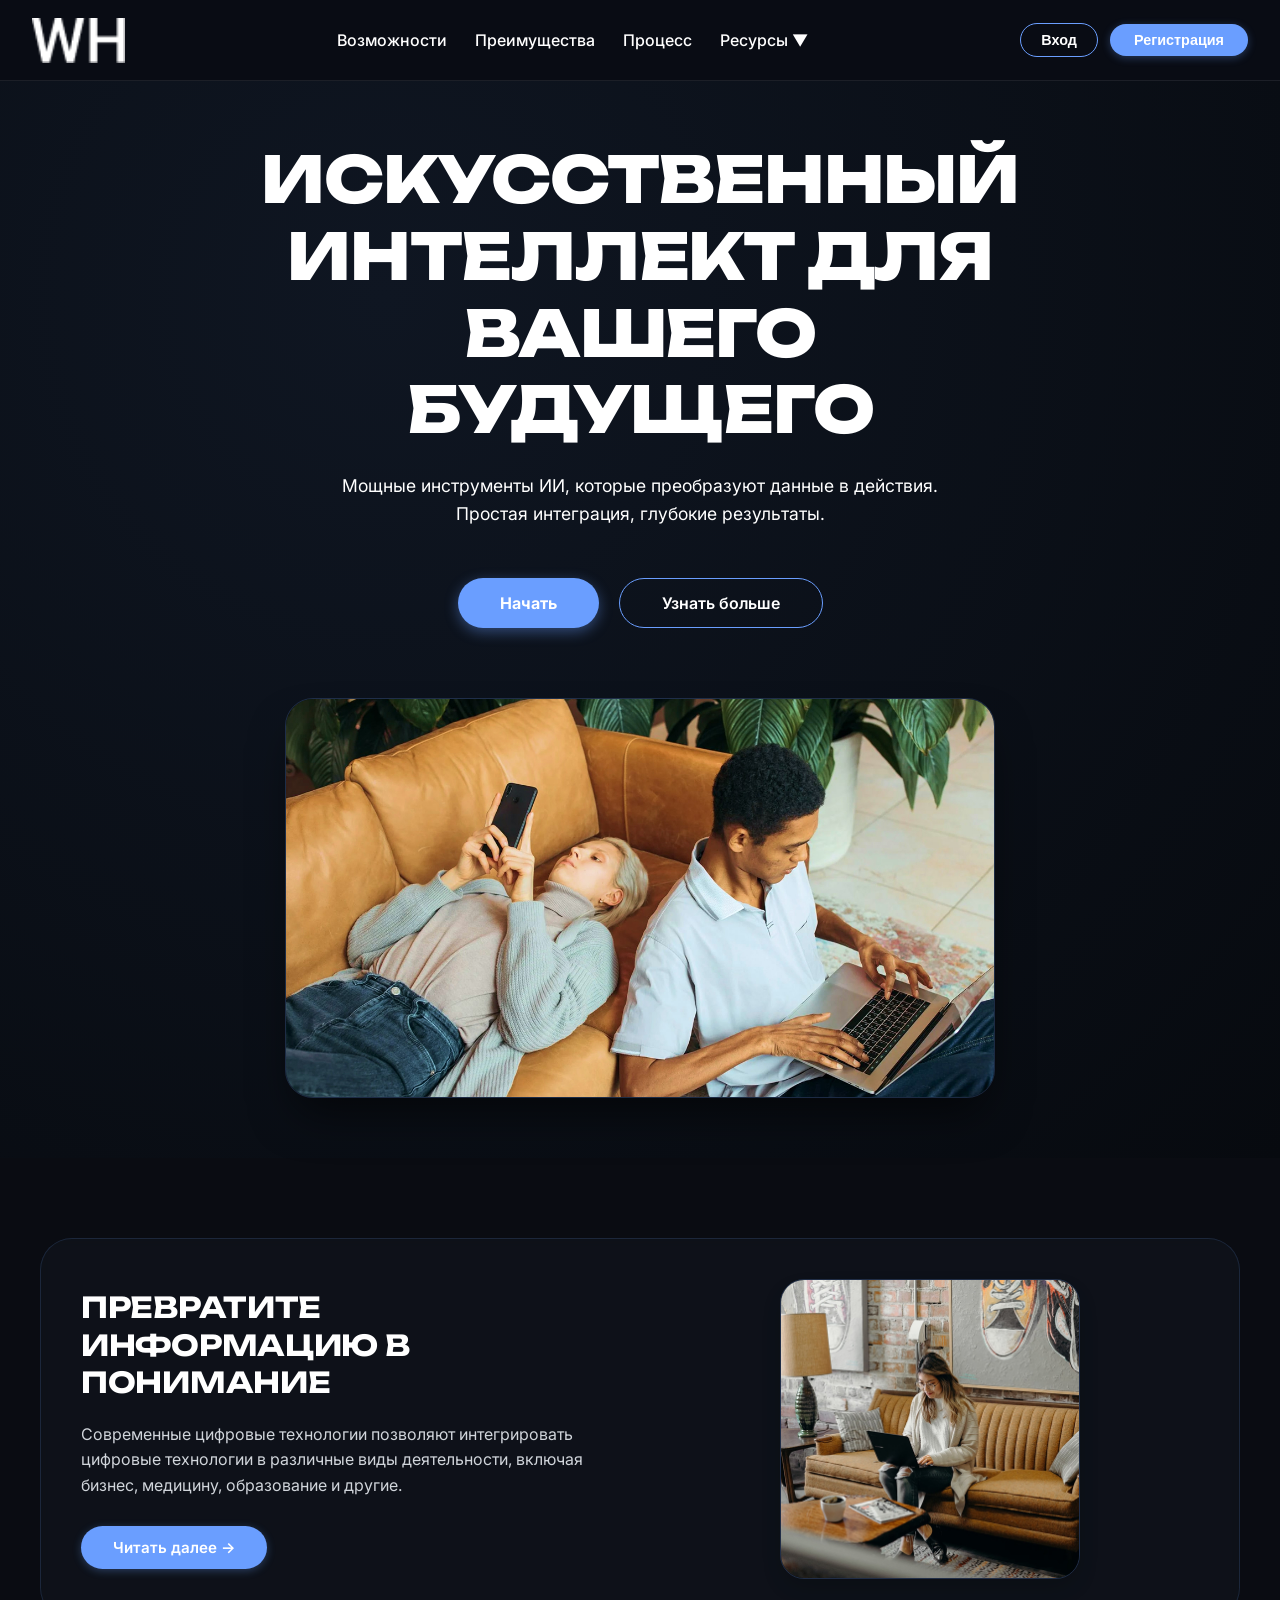
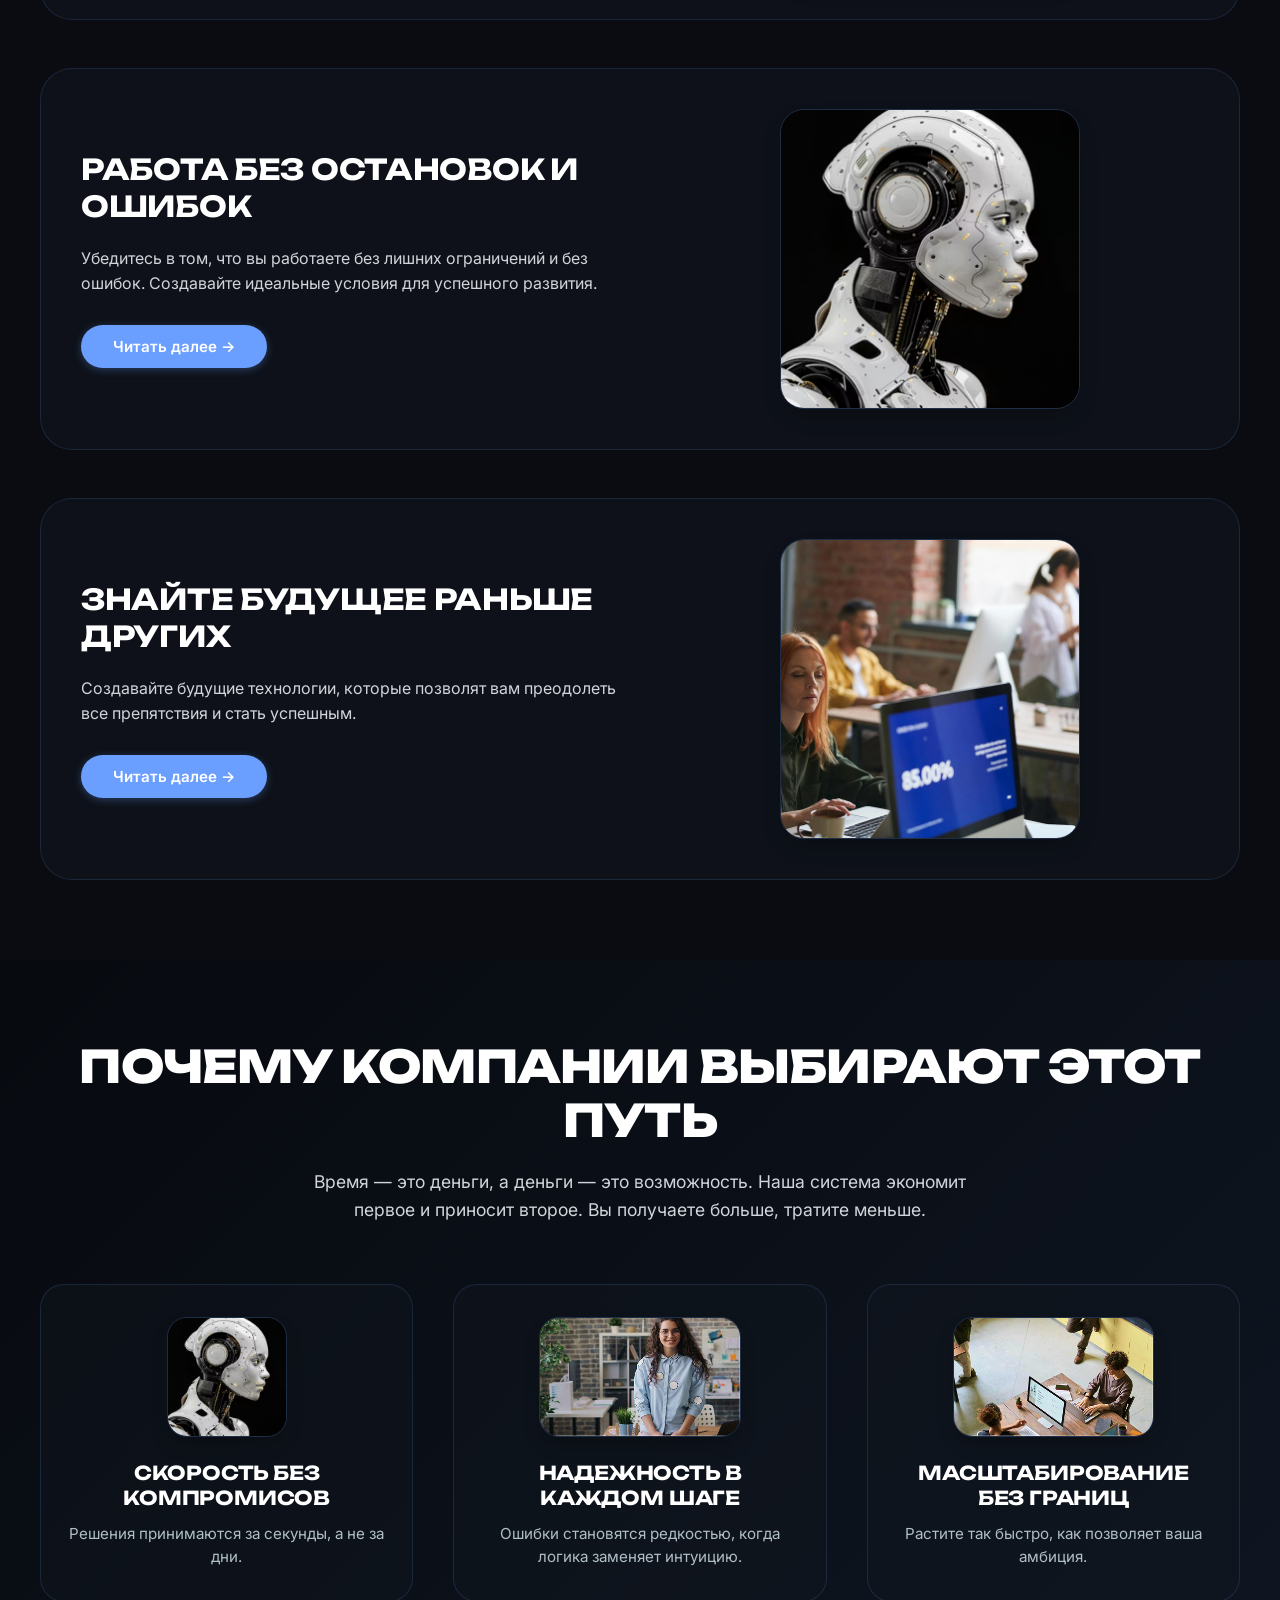
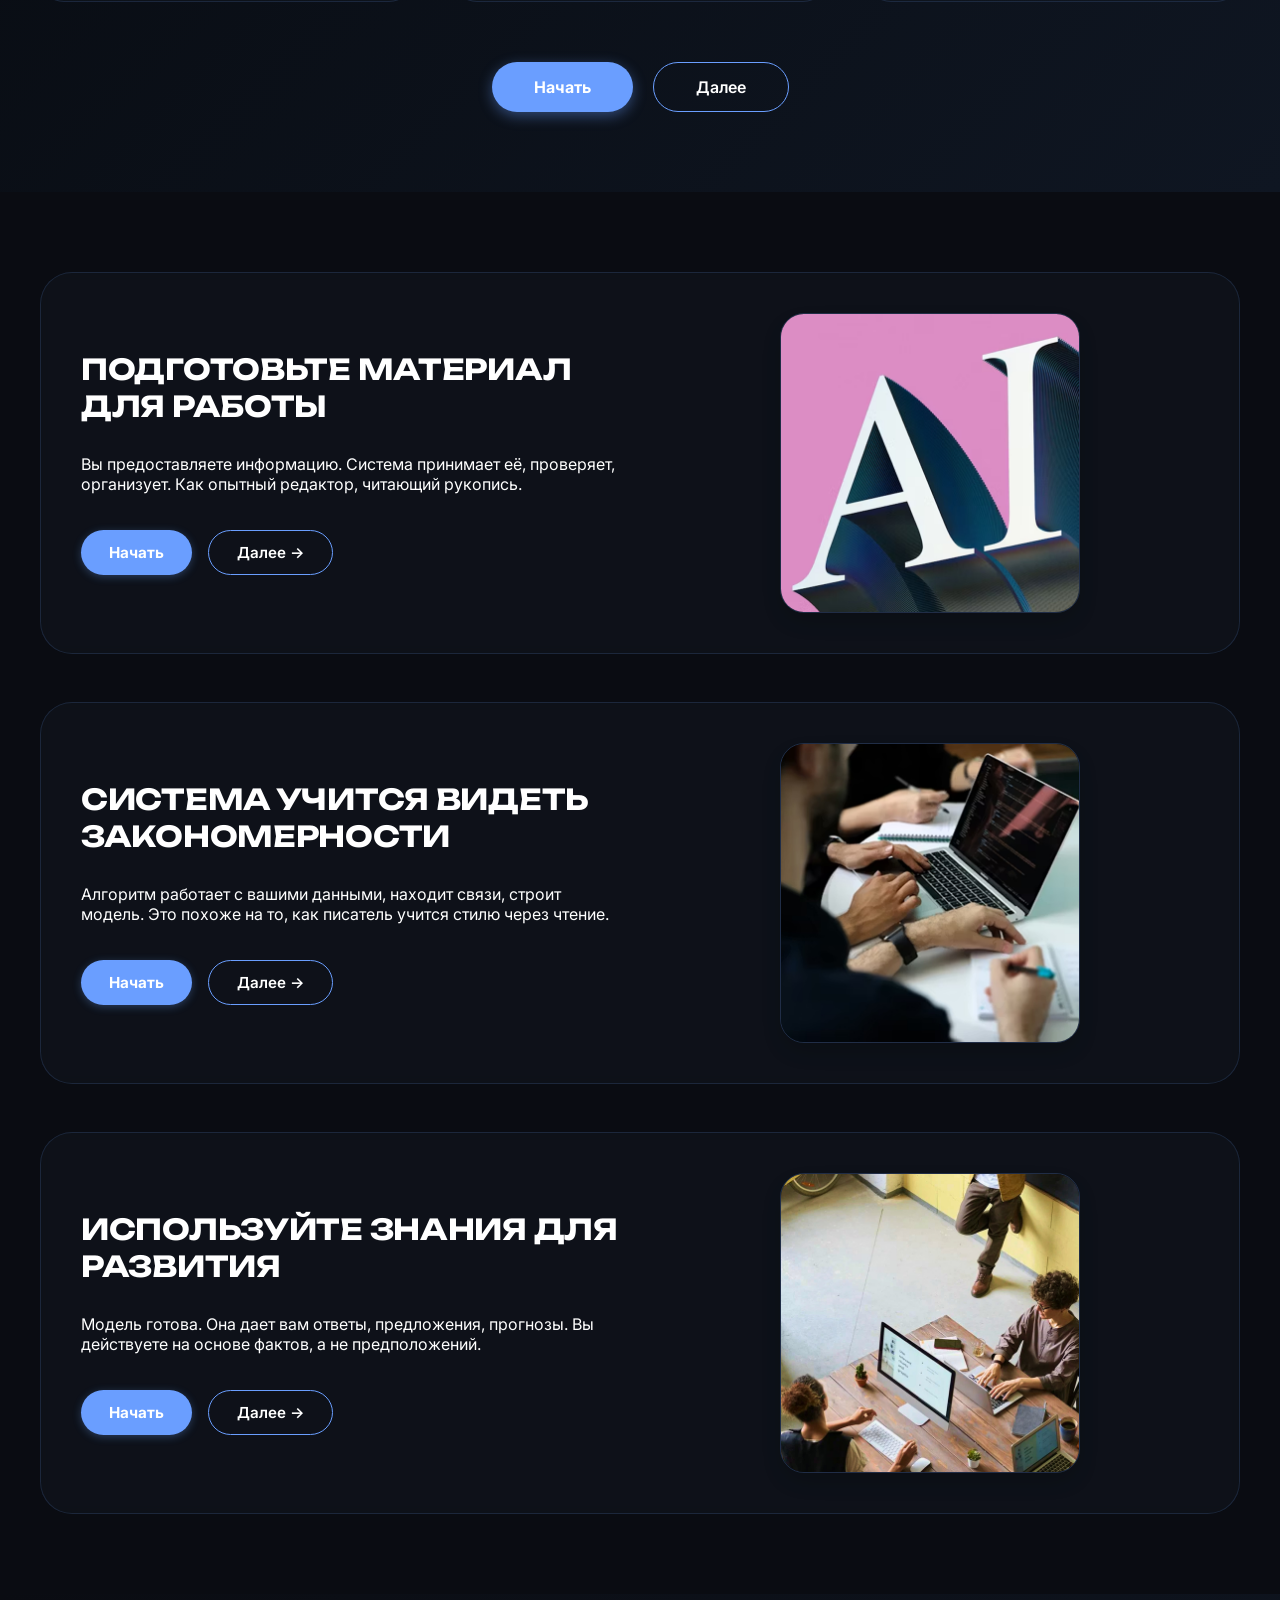
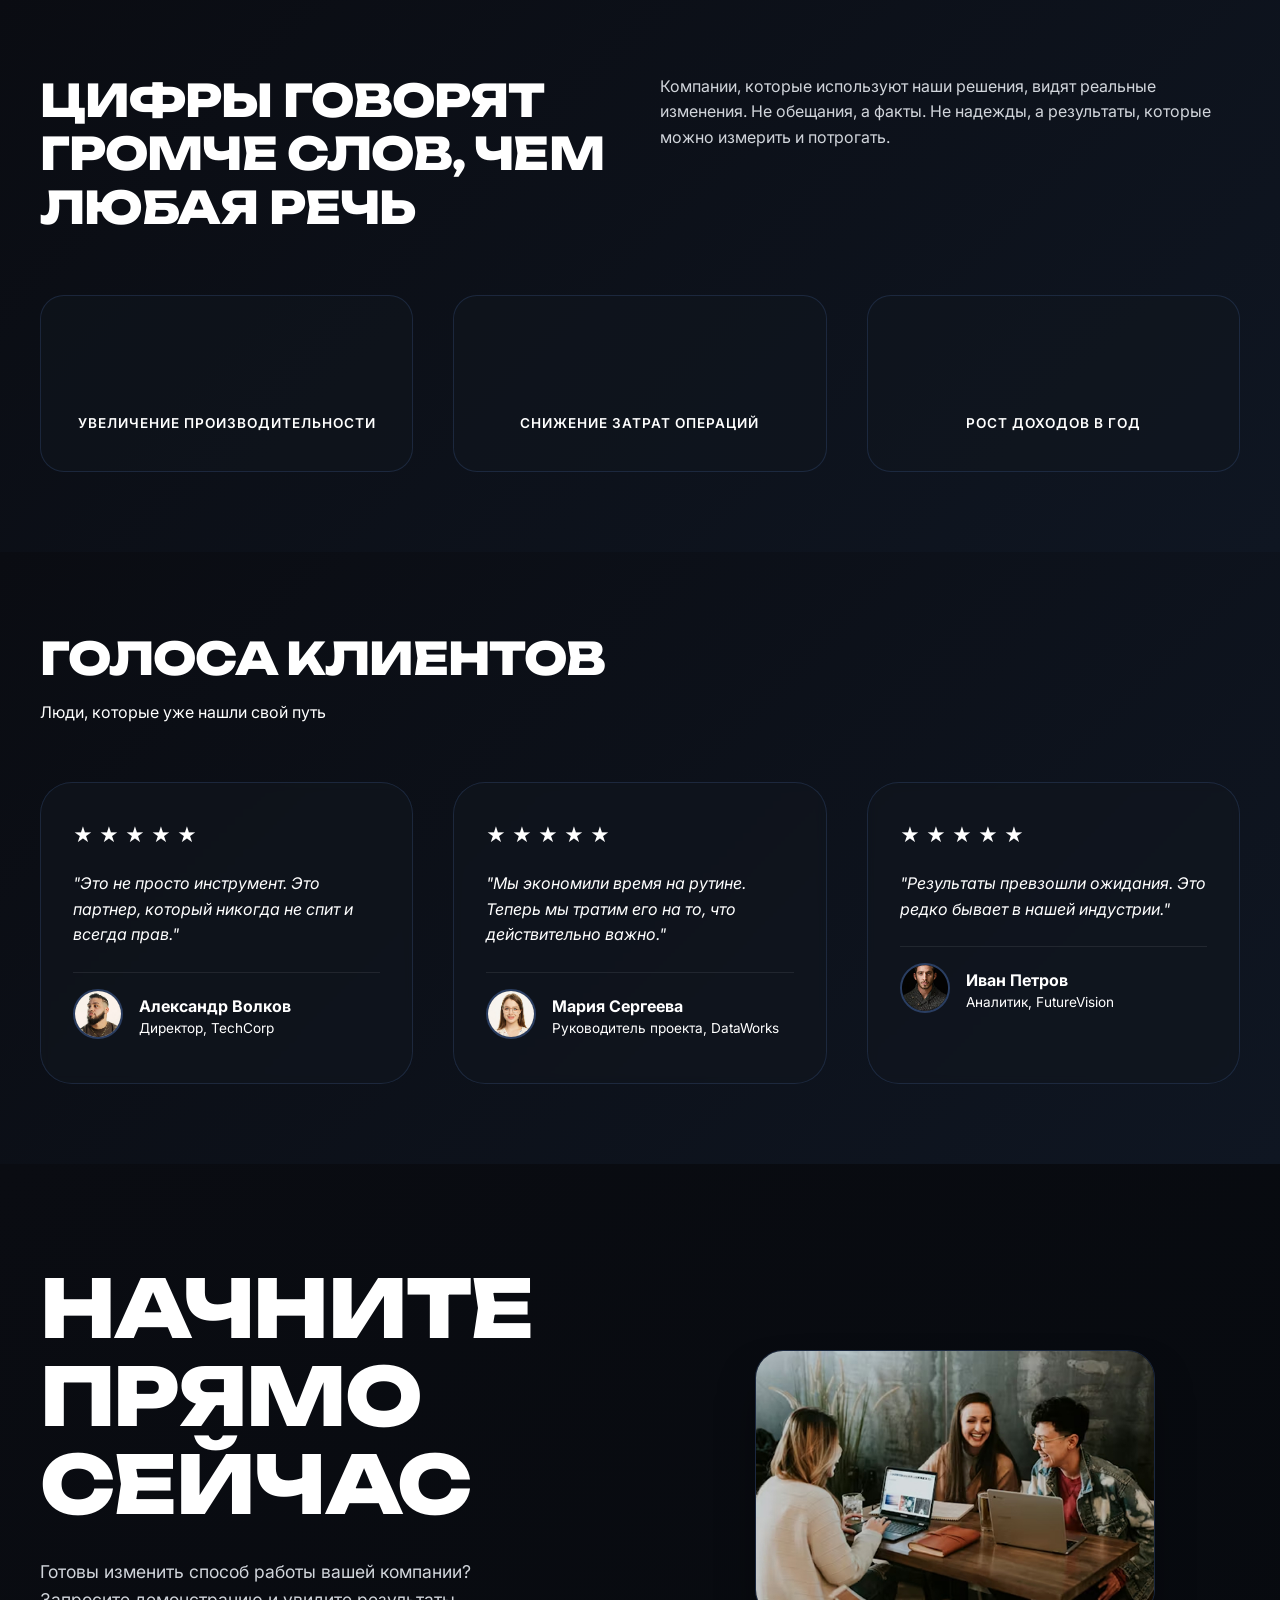
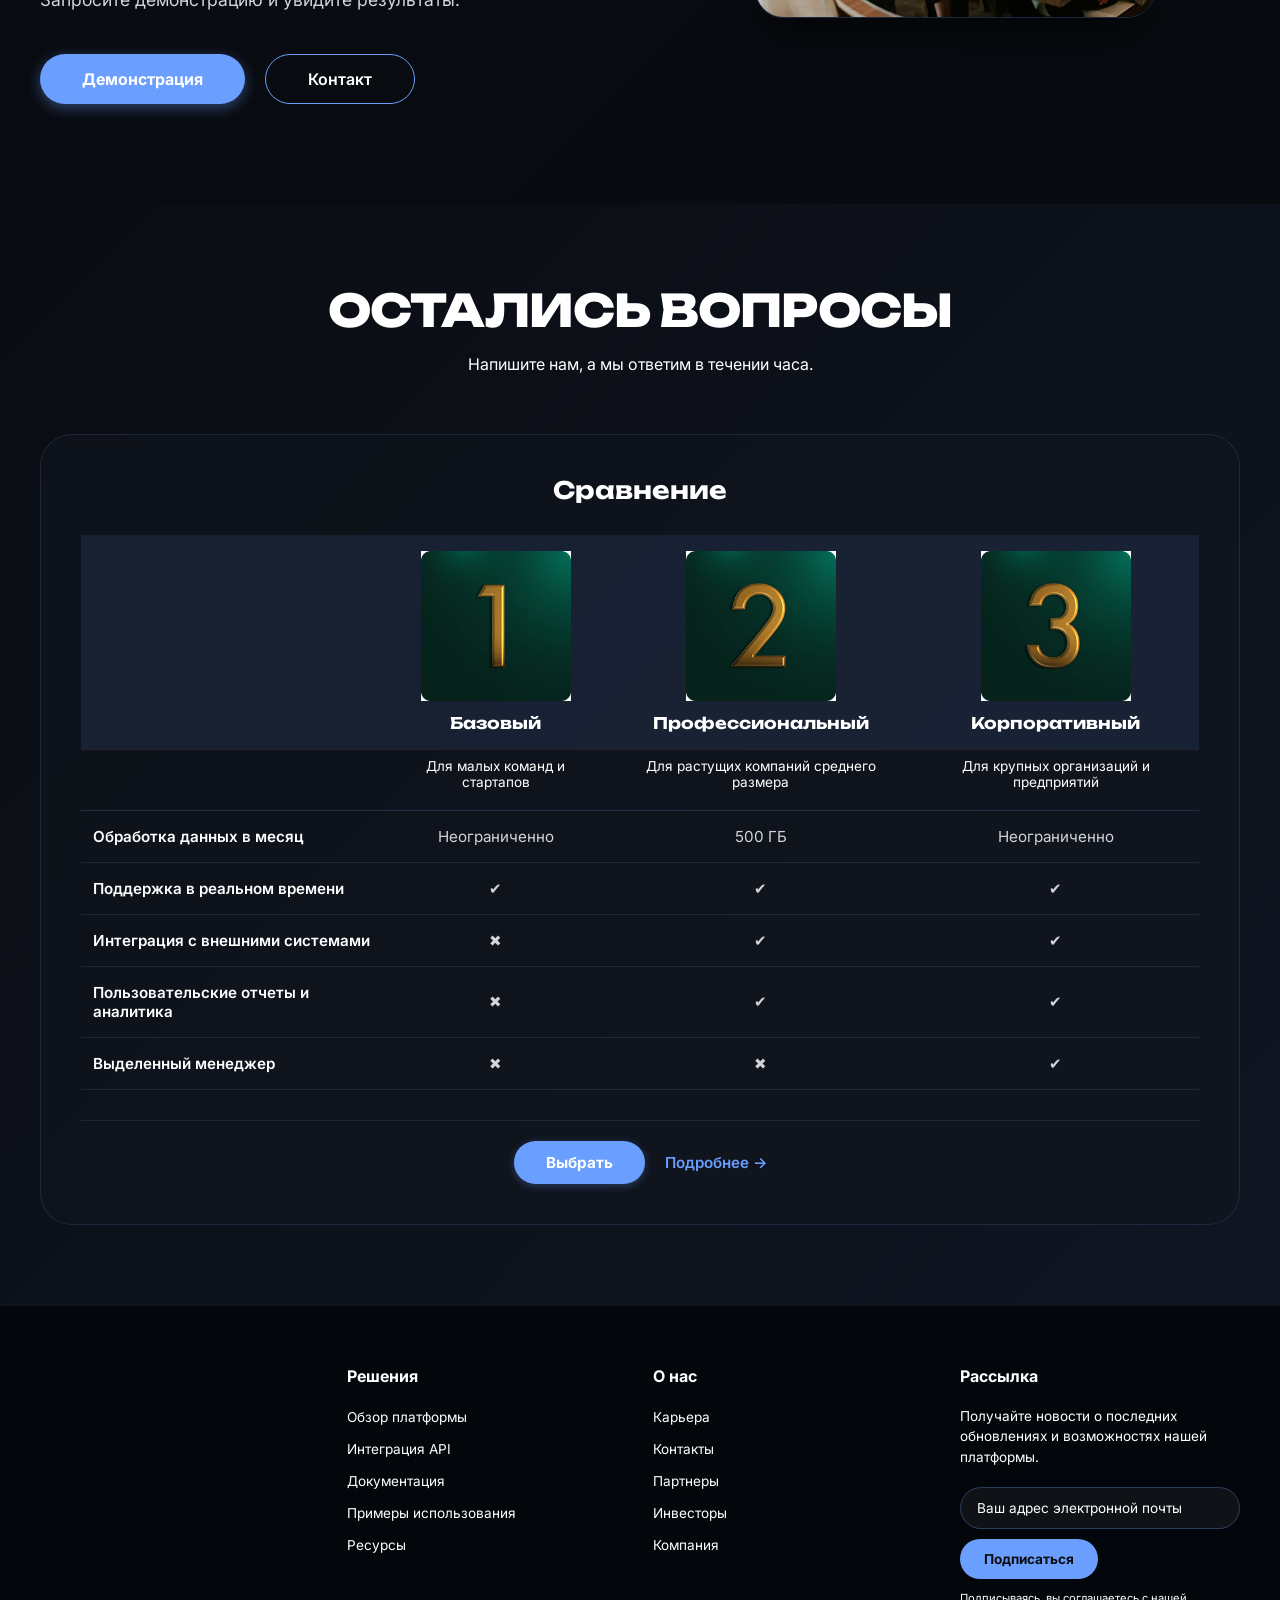
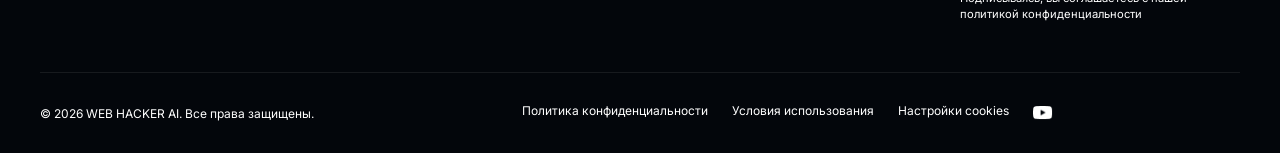
<file: веб контрольная/index.html>
<!DOCTYPE html>
<html lang="ru">
<head>
    <meta charset="UTF-8">
    <meta name="viewport" content="width=device-width, initial-scale=1.0">
    <title>WH — Искусственный интеллект для будущего</title>
    <link rel="preconnect" href="https://fonts.googleapis.com">
    <link rel="preconnect" href="https://fonts.gstatic.com" crossorigin>
    <link href="https://fonts.googleapis.com/css2?family=Inter:ital,opsz,wght@0,14..32,100..900;1,14..32,100..900&family=Unbounded:wght@200..900&display=swap" rel="stylesheet">
    <link rel="stylesheet" href="style.css">
</head>
<body>

<header class="navbar">
    <div class="navbar-container">
        <a href="#" class="logo">
            <img src="img/WH.png" alt="WH Logo" class="logo-img">
        </a>

        <ul class="nav-menu">
            <li class="nav-item">
                <a href="#" class="nav-link">Возможности</a>
            </li>
            <li class="nav-item">
                <a href="#" class="nav-link">Преимущества</a>
            </li>
            <li class="nav-item">
                <a href="#" class="nav-link">Процесс</a>
            </li>
            <li class="nav-item has-dropdown">
                <span class="nav-link">Ресурсы ▼</span>
                <div class="dropdown-menu">
                    <div class="dropdown-title">Основное</div>
                    <a href="#">Начало — первые шаги в мир ИИ</a>
                    <a href="#">Обзор — полное руководство по ИИ технологиям</a>
                    <a href="#">Инструменты — лучшие решения для проекта</a>
                    <a href="#">Интеграция — как подключить ИИ к существующей системе</a>
                    <div class="dropdown-divider"></div>
                    <div class="dropdown-title">Обучение</div>
                    <a href="#">Статьи — машинное обучение меняет индустрию</a>
                    <a href="#">Читать — невероятно</a>
                    <a href="#">Глубокое обучение для начинающих → Читать</a>
                    <a href="#">Примеры — реальные применения ИИ в бизнесе</a>
                    <div class="dropdown-divider"></div>
                    <div class="dropdown-title">Развитие и будущее</div>
                    <a href="#">Развитие — будущее искусственного интеллекта → Читать</a>
                    <a href="#">Все статьи</a>
                    <div class="dropdown-divider"></div>
                    <div class="dropdown-title">Аккаунт</div>
                    <a href="#">Вход</a>
                    <a href="#">Регистрация</a>
                    <a href="#" class="more-link">Ещё больше &nbsp;→</a>
                </div>
            </li>
        </ul>

        <div class="nav-buttons">
            <button class="btn-outline">Вход</button>
            <button class="btn-primary">Регистрация</button>
        </div>
    </div>
</header>

<section class="hero">
    <div class="hero-container">
        <div class="hero-content">
            <h1 class="hero-title">
                ИСКУССТВЕННЫЙ<br>
                ИНТЕЛЛЕКТ ДЛЯ<br>
                ВАШЕГО<br>
                БУДУЩЕГО
            </h1>
            <p class="hero-description">
                Мощные инструменты ИИ, которые преобразуют данные в действия. Простая интеграция, глубокие результаты.
            </p>
        </div>
        <div class="hero-buttons">
            <button class="hero-btn-primary">Начать</button>
            <button class="hero-btn-outline">Узнать больше</button>
        </div>
        <div class="hero-image">
            <img src="img/хедер.jpg" alt="Artificial Intelligence Technology" class="hero-img">
        </div>
    </div>
</section>

<!-- БЛОК С КАРТОЧКАМИ -->
<section class="features-section">
    <div class="features-container">
        <div class="feature-card">
            <div class="feature-card-content">
                <h2 class="feature-card-title">ПРЕВРАТИТЕ ИНФОРМАЦИЮ В ПОНИМАНИЕ</h2>
                <p class="feature-card-description">
                    Современные цифровые технологии позволяют интегрировать цифровые технологии в различные виды деятельности, включая бизнес, медицину, образование и другие.
                </p>
                <button class="feature-card-btn">Читать далее →</button>
            </div>
            <div class="feature-card-image">
                <img src="img/1.jpg" alt="Feature 1" class="feature-card-right-img">
            </div>
        </div>

        <div class="feature-card">
            <div class="feature-card-content">
                <h2 class="feature-card-title">РАБОТА БЕЗ ОСТАНОВОК И ОШИБОК</h2>
                <p class="feature-card-description">
                    Убедитесь в том, что вы работаете без лишних ограничений и без ошибок. Создавайте идеальные условия для успешного развития.
                </p>
                <button class="feature-card-btn">Читать далее →</button>
            </div>
            <div class="feature-card-image">
                <img src="img/2.jpg" alt="Feature 2" class="feature-card-right-img">
            </div>
        </div>

        <div class="feature-card">
            <div class="feature-card-content">
                <h2 class="feature-card-title">ЗНАЙТЕ БУДУЩЕЕ РАНЬШЕ ДРУГИХ</h2>
                <p class="feature-card-description">
                    Создавайте будущие технологии, которые позволят вам преодолеть все препятствия и стать успешным.
                </p>
                <button class="feature-card-btn">Читать далее →</button>
            </div>
            <div class="feature-card-image">
                <img src="img/3.jpg" alt="Feature 3" class="feature-card-right-img">
            </div>
        </div>
    </div>
</section>

<!-- БЛОК "ПОЧЕМУ КОМПАНИИ ВЫБИРАЮТ ЭТОТ ПУТЬ" -->
<section class="why-section">
    <div class="why-container">
        <h2 class="why-title">ПОЧЕМУ КОМПАНИИ ВЫБИРАЮТ ЭТОТ ПУТЬ</h2>
        <p class="why-description">
            Время — это деньги, а деньги — это возможность. Наша система экономит первое и приносит второе. Вы получаете больше, тратите меньше.
        </p>
        
        <div class="advantages-grid">
            <div class="advantage-card">
                <div class="why-image">
                    <img src="img/2.jpg" alt="Speed" class="why-top-img">
                </div>
                <h3 class="advantage-title">СКОРОСТЬ БЕЗ КОМПРОМИСОВ</h3>
                <p class="advantage-description">Решения принимаются за секунды, а не за дни.</p>
            </div>
            
            <div class="advantage-card">
                <div class="why-image">
                    <img src="img/4.jpg" alt="Reliability" class="why-top-img">
                </div>
                <h3 class="advantage-title">НАДЕЖНОСТЬ В КАЖДОМ ШАГЕ</h3>
                <p class="advantage-description">Ошибки становятся редкостью, когда логика заменяет интуицию.</p>
            </div>
            
            <div class="advantage-card">
                <div class="why-image">
                    <img src="img/5.jpg" alt="Scaling" class="why-top-img">
                </div>
                <h3 class="advantage-title">МАСШТАБИРОВАНИЕ <br>БЕЗ ГРАНИЦ</h3>
                <p class="advantage-description">Растите так быстро, как позволяет ваша амбиция.</p>
            </div>
        </div>
        
        <div class="why-buttons">
            <button class="why-btn-primary">Начать</button>
            <button class="why-btn-outline">Далее</button>
        </div>
    </div>
</section>

<!-- БЛОК С КАРТОЧКАМИ УСЛУГ -->
<section class="features-section">
    <div class="features-container">

        <div class="feature-card">
            <div class="feature-card-content">
                <h2 class="feature-card-title">ПОДГОТОВЬТЕ МАТЕРИАЛ ДЛЯ РАБОТЫ</h2>
                <ul class="feature-card-list">
                    <li>Вы предоставляете информацию. Система принимает её, проверяет, организует. Как опытный редактор, читающий рукопись.</li>
                </ul>
                <div class="feature-card-buttons">
                    <button class="feature-card-btn-primary">Начать</button>
                    <button class="feature-card-btn-outline">Далее →</button>
                </div>
            </div>
            <div class="feature-card-image">
                <img src="img/6.jpg" alt="Service 1" class="feature-card-right-img">
            </div>
        </div>

        <div class="feature-card">
            <div class="feature-card-content">
                <h2 class="feature-card-title">СИСТЕМА УЧИТСЯ ВИДЕТЬ ЗАКОНОМЕРНОСТИ</h2>
                <ul class="feature-card-list">
                    <li>Алгоритм работает с вашими данными, находит связи, строит модель. Это похоже на то, как писатель учится стилю через чтение.</li>
                </ul>
                <div class="feature-card-buttons">
                    <button class="feature-card-btn-primary">Начать</button>
                    <button class="feature-card-btn-outline">Далее →</button>
                </div>
            </div>
            <div class="feature-card-image">
                <img src="img/7.jpg" alt="Service 2" class="feature-card-right-img">
            </div>
        </div>


        <div class="feature-card">
            <div class="feature-card-content">
                <h2 class="feature-card-title">ИСПОЛЬЗУЙТЕ ЗНАНИЯ ДЛЯ РАЗВИТИЯ</h2>
                <ul class="feature-card-list">
                    <li>Модель готова. Она дает вам ответы, предложения, прогнозы. Вы действуете на основе фактов, а не предположений.</li>
                </ul>
                <div class="feature-card-buttons">
                    <button class="feature-card-btn-primary">Начать</button>
                    <button class="feature-card-btn-outline">Далее →</button>
                </div>
            </div>
            <div class="feature-card-image">
                <img src="img/8.jpg" alt="AI Solutions" class="feature-card-right-img">
            </div>
        </div>
    </div>
</section>

<section class="stats-numbers-section">
    <div class="stats-numbers-container">
        <div class="stats-header">
            <h2 class="stats-numbers-title">ЦИФРЫ ГОВОРЯТ ГРОМЧЕ СЛОВ, ЧЕМ ЛЮБАЯ РЕЧЬ</h2>
            <p class="stats-numbers-description">
                Компании, которые используют наши решения, видят реальные изменения. 
                Не обещания, а факты. Не надежды, а результаты, которые можно измерить и потрогать.
            </p>
        </div>
        
        <div class="stats-grid">
            <div class="stat-card">
                <div class="stat-number">87%</div>
                <div class="stat-label">УВЕЛИЧЕНИЕ ПРОИЗВОДИТЕЛЬНОСТИ</div>
            </div>
            <div class="stat-card">
                <div class="stat-number">64%</div>
                <div class="stat-label">СНИЖЕНИЕ ЗАТРАТ ОПЕРАЦИЙ</div>
            </div>
            <div class="stat-card">
                <div class="stat-number">156%</div>
                <div class="stat-label">РОСТ ДОХОДОВ В ГОД</div>
            </div>
        </div>
    </div>
</section>

<!-- БЛОК "ГОЛОСА КЛИЕНТОВ" -->
<section class="testimonials-section">
    <div class="testimonials-container">
        <h2 class="testimonials-title">ГОЛОСА КЛИЕНТОВ</h2>
        <p class="testimonials-subtitle">Люди, которые уже нашли свой путь</p>
        
        <div class="testimonials-grid">

            <div class="testimonial-card">
                <div class="testimonial-stars">
                    <span class="star">★</span>
                    <span class="star">★</span>
                    <span class="star">★</span>
                    <span class="star">★</span>
                    <span class="star">★</span>
                </div>
                <p class="testimonial-text">
                    "Это не просто инструмент. Это партнер, который никогда не спит и всегда прав."
                </p>
                <div class="testimonial-author">
                    <div class="author-avatar">
                        <img src="img/9.jpg" alt="Александр Волков" class="author-img">
                    </div>
                    <div class="author-info">
                        <div class="author-name">Александр Волков</div>
                        <div class="author-title">Директор, TechCorp</div>
                    </div>
                </div>
            </div>
            

            <div class="testimonial-card">
                <div class="testimonial-stars">
                    <span class="star">★</span>
                    <span class="star">★</span>
                    <span class="star">★</span>
                    <span class="star">★</span>
                    <span class="star">★</span>
                </div>
                <p class="testimonial-text">
                    "Мы экономили время на рутине. Теперь мы тратим его на то, что действительно важно."
                </p>
                <div class="testimonial-author">
                    <div class="author-avatar">
                        <img src="img/10.jpg" alt="Мария Сергеева" class="author-img">
                    </div>
                    <div class="author-info">
                        <div class="author-name">Мария Сергеева</div>
                        <div class="author-title">Руководитель проекта, DataWorks</div>
                    </div>
                </div>
            </div>
            
 
            <div class="testimonial-card">
                <div class="testimonial-stars">
                    <span class="star">★</span>
                    <span class="star">★</span>
                    <span class="star">★</span>
                    <span class="star">★</span>
                    <span class="star">★</span>
                </div>
                <p class="testimonial-text">
                    "Результаты превзошли ожидания. Это редко бывает в нашей индустрии."
                </p>
                <div class="testimonial-author">
                    <div class="author-avatar">
                        <img src="img/15.png" alt="Иван Петров" class="author-img">
                    </div>
                    <div class="author-info">
                        <div class="author-name">Иван Петров</div>
                        <div class="author-title">Аналитик, FutureVision</div>
                    </div>
                </div>
            </div>
        </div>
    </div>
</section>

<!-- БЛОК "НАЧНИТЕ ПРЯМО СЕЙЧАС" -->
<section class="cta-section">
    <div class="cta-container">
        <div class="cta-content">
            <div class="cta-left">
                <h2 class="cta-title">
                    НАЧНИТЕ<br>
                    ПРЯМО<br>
                    СЕЙЧАС
                </h2>
                <p class="cta-description">
                    Готовы изменить способ работы вашей компании?<br>
                    Запросите демонстрацию и увидите результаты.
                </p>
                <div class="cta-buttons">
                    <button class="cta-btn-primary">Демонстрация</button>
                    <button class="cta-btn-outline">Контакт</button>
                </div>
            </div>
            <div class="cta-right">
                <img src="img/11.jpg" alt="AI Technology" class="cta-img">
            </div>
        </div>
    </div>
</section>

<!-- БЛОК "ОСТАЛИСЬ ВОПРОСЫ" - таблица сравнения -->
<section class="faq-section">
    <div class="faq-container">
        <div class="faq-header">
            <h2 class="faq-title">ОСТАЛИСЬ ВОПРОСЫ</h2>
            <p class="faq-subtitle">Напишите нам, а мы ответим в течении часа.</p>
        </div>
        
        <div class="comparison-wrapper">
            <h3 class="comparison-title">Сравнение</h3>
            
            <div class="table-responsive" style="overflow-x: visible;">
                <table class="pricing-table">
                    <thead>
                        <tr>
                            <th></th>
                            <th>
                                <div class="plan-icon">
                                    <img src="img/12.jpg" alt="Базовый" class="plan-img">
                                </div>
                                <div class="plan-name">Базовый</div>
                            </th>
                            <th>
                                <div class="plan-icon">
                                    <img src="img/13.jpg" alt="Профессиональный" class="plan-img">
                                </div>
                                <div class="plan-name">Профессиональный</div>
                            </th>
                            <th>
                                <div class="plan-icon">
                                    <img src="img/14.jpg" alt="Корпоративный" class="plan-img">
                                </div>
                                <div class="plan-name">Корпоративный</div>
                            </th>
                        </tr>
                        <tr class="table-subhead">
                            <td></th>
                            <td>Для малых команд и стартапов</th>
                            <td>Для растущих компаний среднего размера</th>
                            <td>Для крупных организаций и предприятий</th>
                        </tr>
                    </thead>
                    <tbody>
                        <tr>
                            <td>Обработка данных в месяц</th>
                            <td>Неограниченно</th>
                            <td>500 ГБ</th>
                            <td>Неограниченно</th>
                        </tr>
                        <tr>
                            <td>Поддержка в реальном времени</th>
                            <td>✔</th>
                            <td>✔</th>
                            <td>✔</th>
                        </tr>
                        <tr>
                            <td>Интеграция с внешними системами</th>
                            <td>✖</th>
                            <td>✔</th>
                            <td>✔</th>
                        </tr>
                        <tr>
                            <td>Пользовательские отчеты и аналитика</th>
                            <td>✖</th>
                            <td>✔</th>
                            <td>✔</th>
                        </tr>
                        <tr>
                            <td>Выделенный менеджер</th>
                            <td>✖</th>
                            <td>✖</th>
                            <td>✔</th>
                        </tr>
                    </tbody>
                </table>
            </div>
            <div class="comparison-footer">
                <button class="comparison-btn">Выбрать</button>
                <a href="#" class="comparison-link">Подробнее →</a>
            </div>
        </div>
    </div>
</section>

<!-- ФУТЕР -->
<footer class="footer">
    <div class="footer-container">
        <div class="footer-grid">

            <div class="footer-col">
                <h3 class="footer-logo">WH</h3>
            </div>

            <div class="footer-col">
                <h4>Решения</h4>
                <ul>
                    <li><a href="#">Обзор платформы</a></li>
                    <li><a href="#">Интеграция API</a></li>
                    <li><a href="#">Документация</a></li>
                    <li><a href="#">Примеры использования</a></li>
                    <li><a href="#">Ресурсы</a></li>
                </ul>
            </div>

            <div class="footer-col">
                <h4>О нас</h4>
                <ul>
                    <li><a href="#">Карьера</a></li>
                    <li><a href="#">Контакты</a></li>
                    <li><a href="#">Партнеры</a></li>
                    <li><a href="#">Инвесторы</a></li>
                    <li><a href="#">Компания</a></li>
                </ul>
            </div>

            <div class="footer-col newsletter-col">
                <h4>Рассылка</h4>
                <p class="newsletter-text">
                    Получайте новости о последних обновлениях и возможностях нашей платформы.
                </p>
                <div class="newsletter-form">
                    <input type="email" placeholder="Ваш адрес электронной почты" class="newsletter-input">
                    <button class="newsletter-btn">Подписаться</button>
                </div>
                <p class="newsletter-note">
                    Подписываясь, вы соглашаетесь с нашей политикой конфиденциальности
                </p>
            </div>
        </div>
        
        <div class="footer-bottom">
            <div class="footer-copyright">
                © 2026 WEB HACKER AI. Все права защищены.
            </div>
            <div class="footer-center">
                <div class="footer-links">
                    <a href="#">Политика конфиденциальности</a>
                    <a href="#">Условия использования</a>
                    <a href="#">Настройки cookies</a>
                    <img src="img/Vector.png" alt="icon" class="footer-icon">
                </div>
            </div>
        </div>
    </div>
</footer>

</body>
</html>
</file>
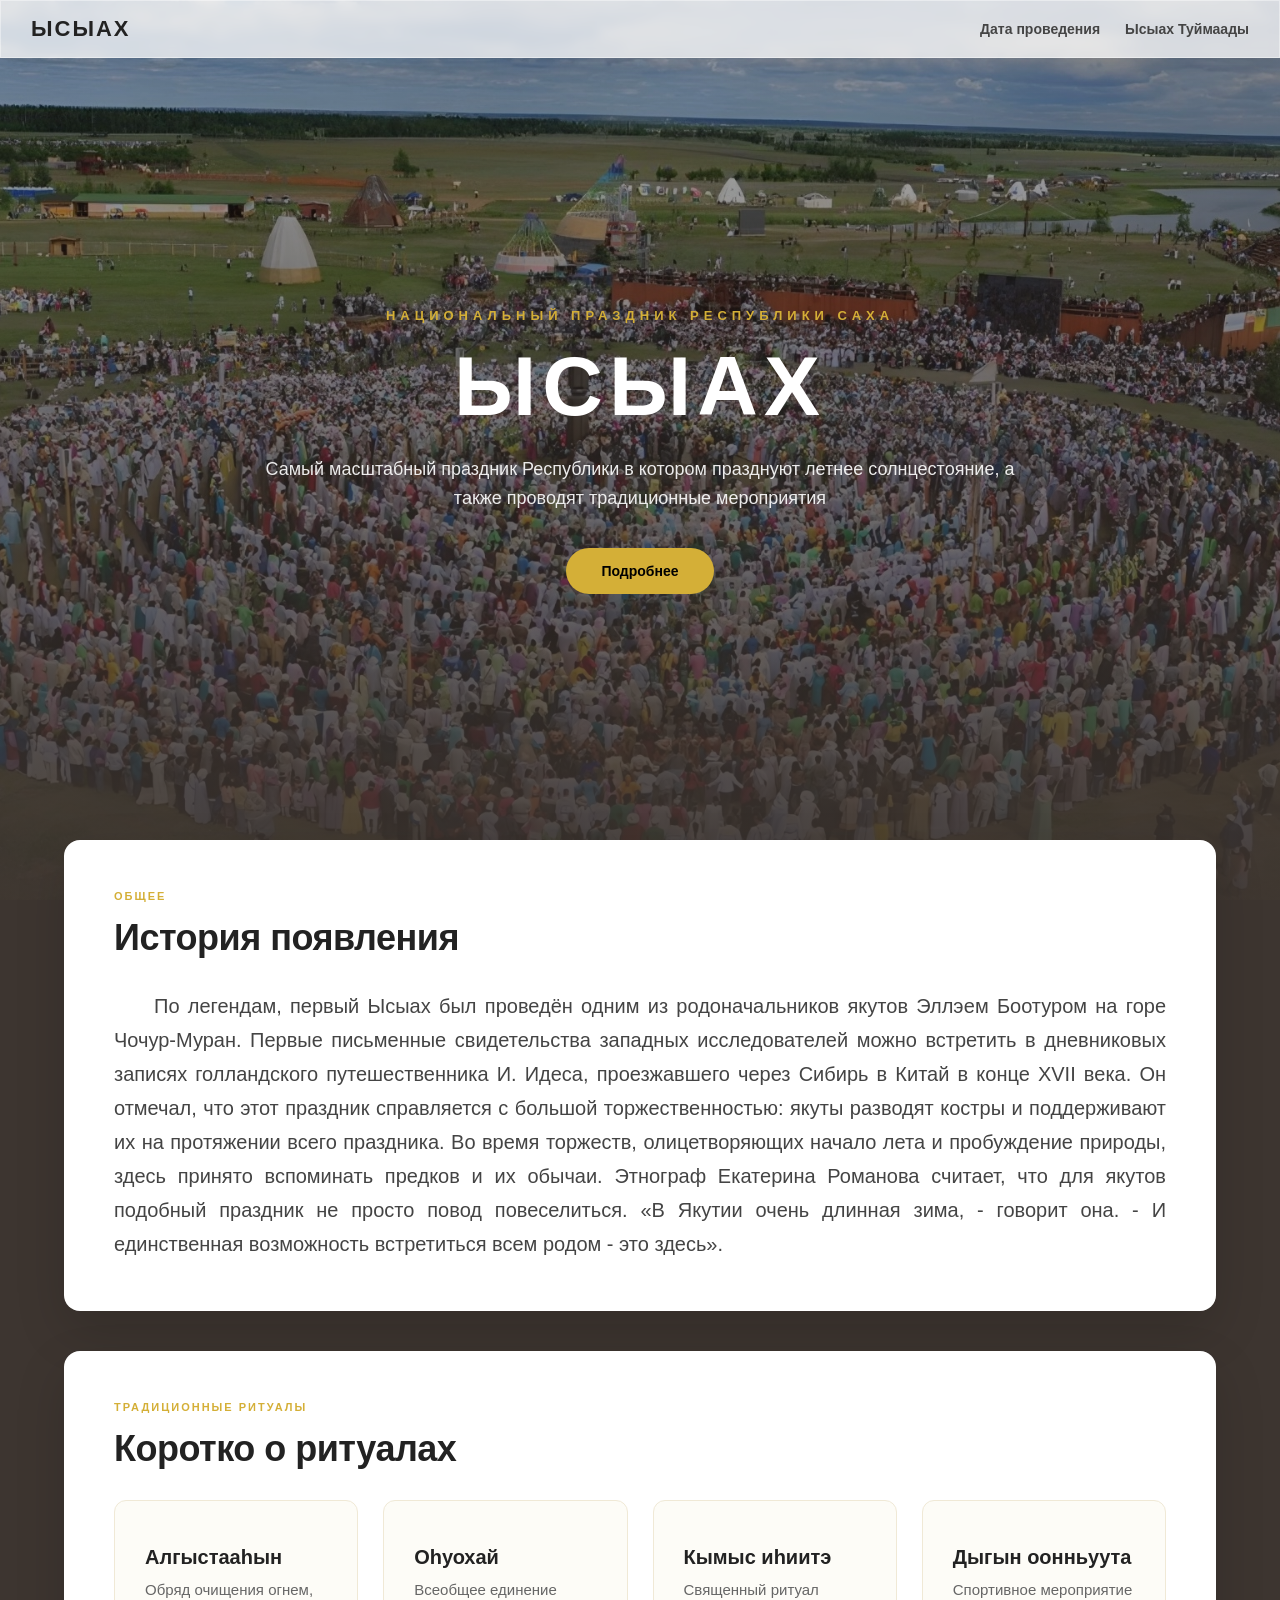
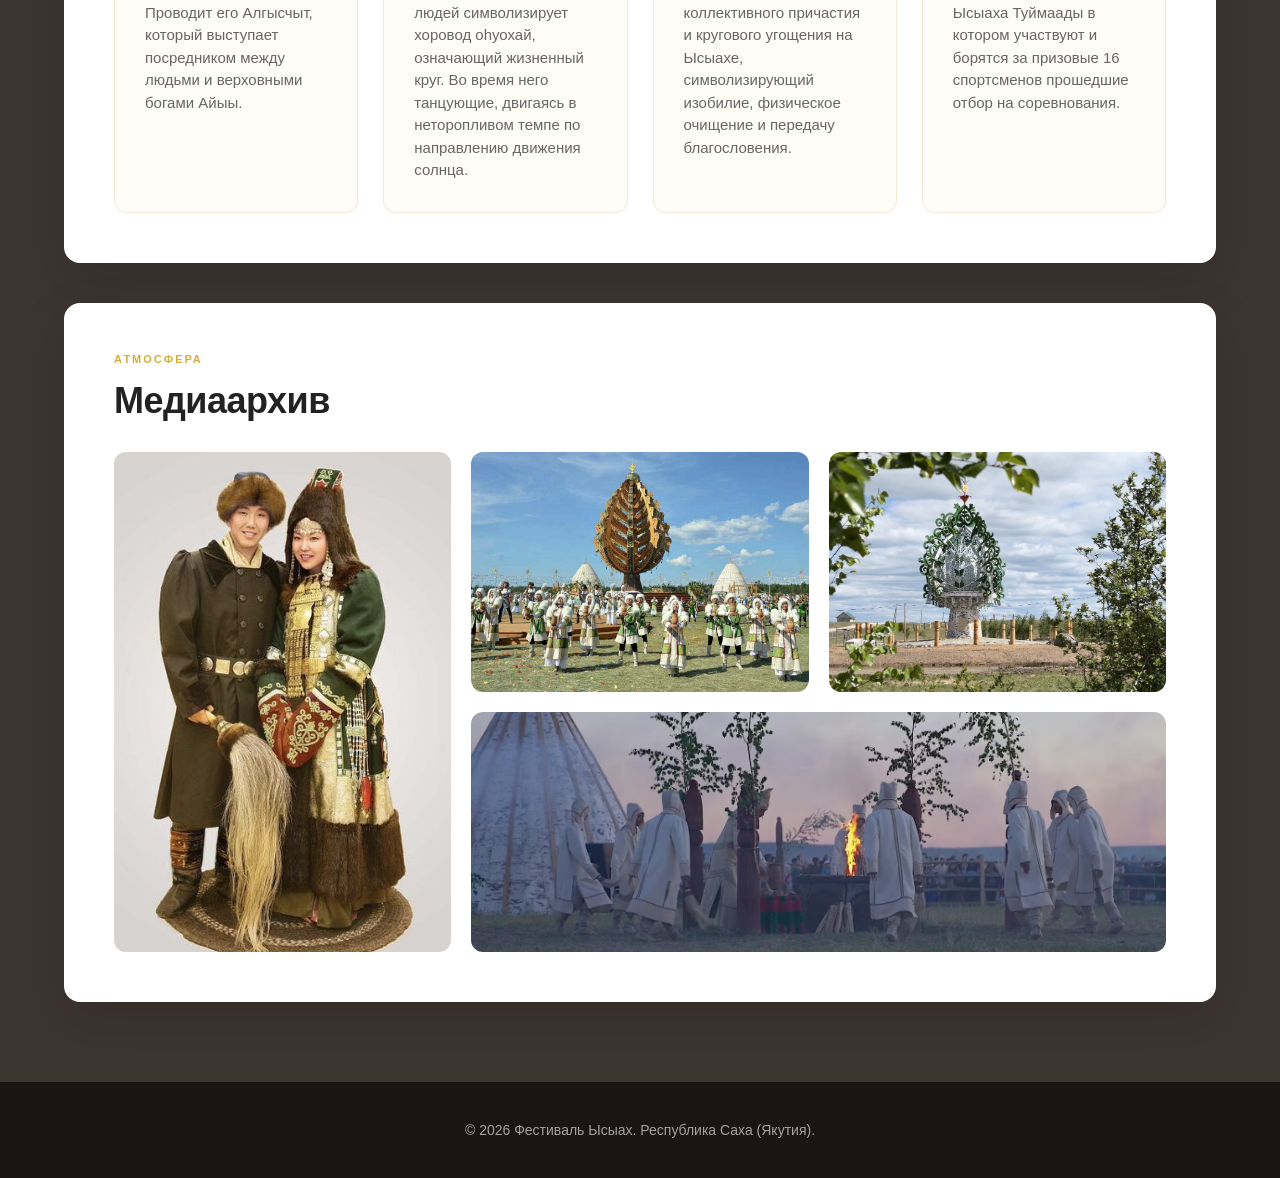
<file: курсовая2/d.html>
<!DOCTYPE html>
<html lang="ru">
<head>
  <meta charset="UTF-8">
  <meta name="viewport" content="width=device-width, initial-scale=1.0">
  <title>ЫСЫАХ — Главный Фестиваль Солнца</title>
  <link rel="stylesheet" href="s.css">      
</head>
<body>
  <header class="main-header">
    <div class="header-inner">
      <a href="d.html" class="brand-logo">ЫСЫАХ</a>
      <nav class="main-nav">
        <a href="data.html">Дата проведения</a>
        <a href="tuymada.html">Ысыах Туймаады</a>
      </nav>
    </div>
  </header>
  <section class="hero-fullscreen">
    <div class="hero-overlay"></div>
    <div class="hero-title-container">
      <span class="hero-subtitle">Национальный праздник Республики Саха</span>
      <h1 class="hero-title">ЫСЫАХ</h1>
      <p class="hero-description">Самый масштабный праздник Республики в котором празднуют летнее солнцестояние, а также проводят традиционные мероприятия</p>
      <div class="hero-actions">    
        <a href="#about" class="prime-btn">Подробнее</a>
      </div>
    </div>
  </section>
  <main class="site-container">
    <section id="about" class="premium-card section-intro">
      <div class="card-badge">Общее</div>
      <h2>История появления</h2>
      <p class="lead-text">По легендам, первый Ысыах был проведён одним из родоначальников якутов Эллэем Боотуром на горе Чочур-Муран.
Первые письменные свидетельства западных исследователей можно встретить в дневниковых записях голландского путешественника И. Идеса, проезжавшего через Сибирь в Китай в конце XVII века. 
Он отмечал, что этот праздник справляется с большой торжественностью: якуты разводят костры и поддерживают их на протяжении всего праздника.
Во время торжеств, олицетворяющих начало лета и пробуждение природы, здесь принято вспоминать предков и их обычаи. Этнограф Екатерина Романова считает, что для якутов подобный праздник не просто повод повеселиться.
«В Якутии очень длинная зима, - говорит она. - И единственная возможность встретиться всем родом - это здесь».</p>
    </section>
    <section id="traditions" class="premium-card">
      <div class="card-badge">Традиционные ритуалы</div>
      <h2>Коротко о ритуалах</h2>  
      <div class="grid-cards">
        <div class="ritual-card">
          <div class="ritual-icon"></div>
          <h3>Алгыстааhын</h3>
          <p>Обряд очищения огнем, Проводит его Алгысчыт, который выступает посредником между людьми и верховными богами Айыы.</p>
        </div>
        <div class="ritual-card">
          <div class="ritual-icon"></div>
          <h3>Оhуохай</h3>
          <p>Всеобщее единение людей символизирует хоровод оhуохай, означающий жизненный круг. Во время него танцующие, двигаясь в неторопливом темпе по направлению движения солнца.</p>
        </div>
        <div class="ritual-card">
          <div class="ritual-icon"></div>
          <h3>Кымыс иhиитэ</h3>
          <p>Священный ритуал коллективного причастия и кругового угощения на Ысыахе, символизирующий изобилие, физическое очищение и передачу благословения.</p>
        </div>
        <div class="ritual-card">
          <div class="ritual-icon"></div>
          <h3>Дыгын оонньуута</h3>
          <p>Спортивное мероприятие Ысыаха Туймаады в котором участвуют и борятся за призовые 16 спортсменов прошедшие отбор на соревнования. </p>
        </div>
      </div>
    </section>
    <section id="gallery" class="premium-card">
      <div class="card-badge">Атмосфера</div>
      <h2>Медиаархив</h2>
      <div class="premium-gallery">
        <div class="gallery-cell tall"><img src="нацкостюм.jpg" alt="Костюмы"></div>
        <div class="gallery-cell"><img src="праздник.png" alt="Праздник"></div>
        <div class="gallery-cell"><img src="природа.jpeg" alt="Природа"></div>
        <div class="gallery-cell wide"><img src="пейз.avif" alt="Пейзаж"></div>
      </div>
    </section>  
  </main>
  <footer class="premium-footer">
    <div class="footer-wrap">
      <p class="footer-copy">© 2026 Фестиваль Ысыах. Республика Саха (Якутия).</p>
    </div>
  </footer>

</body>
</html>
</file>
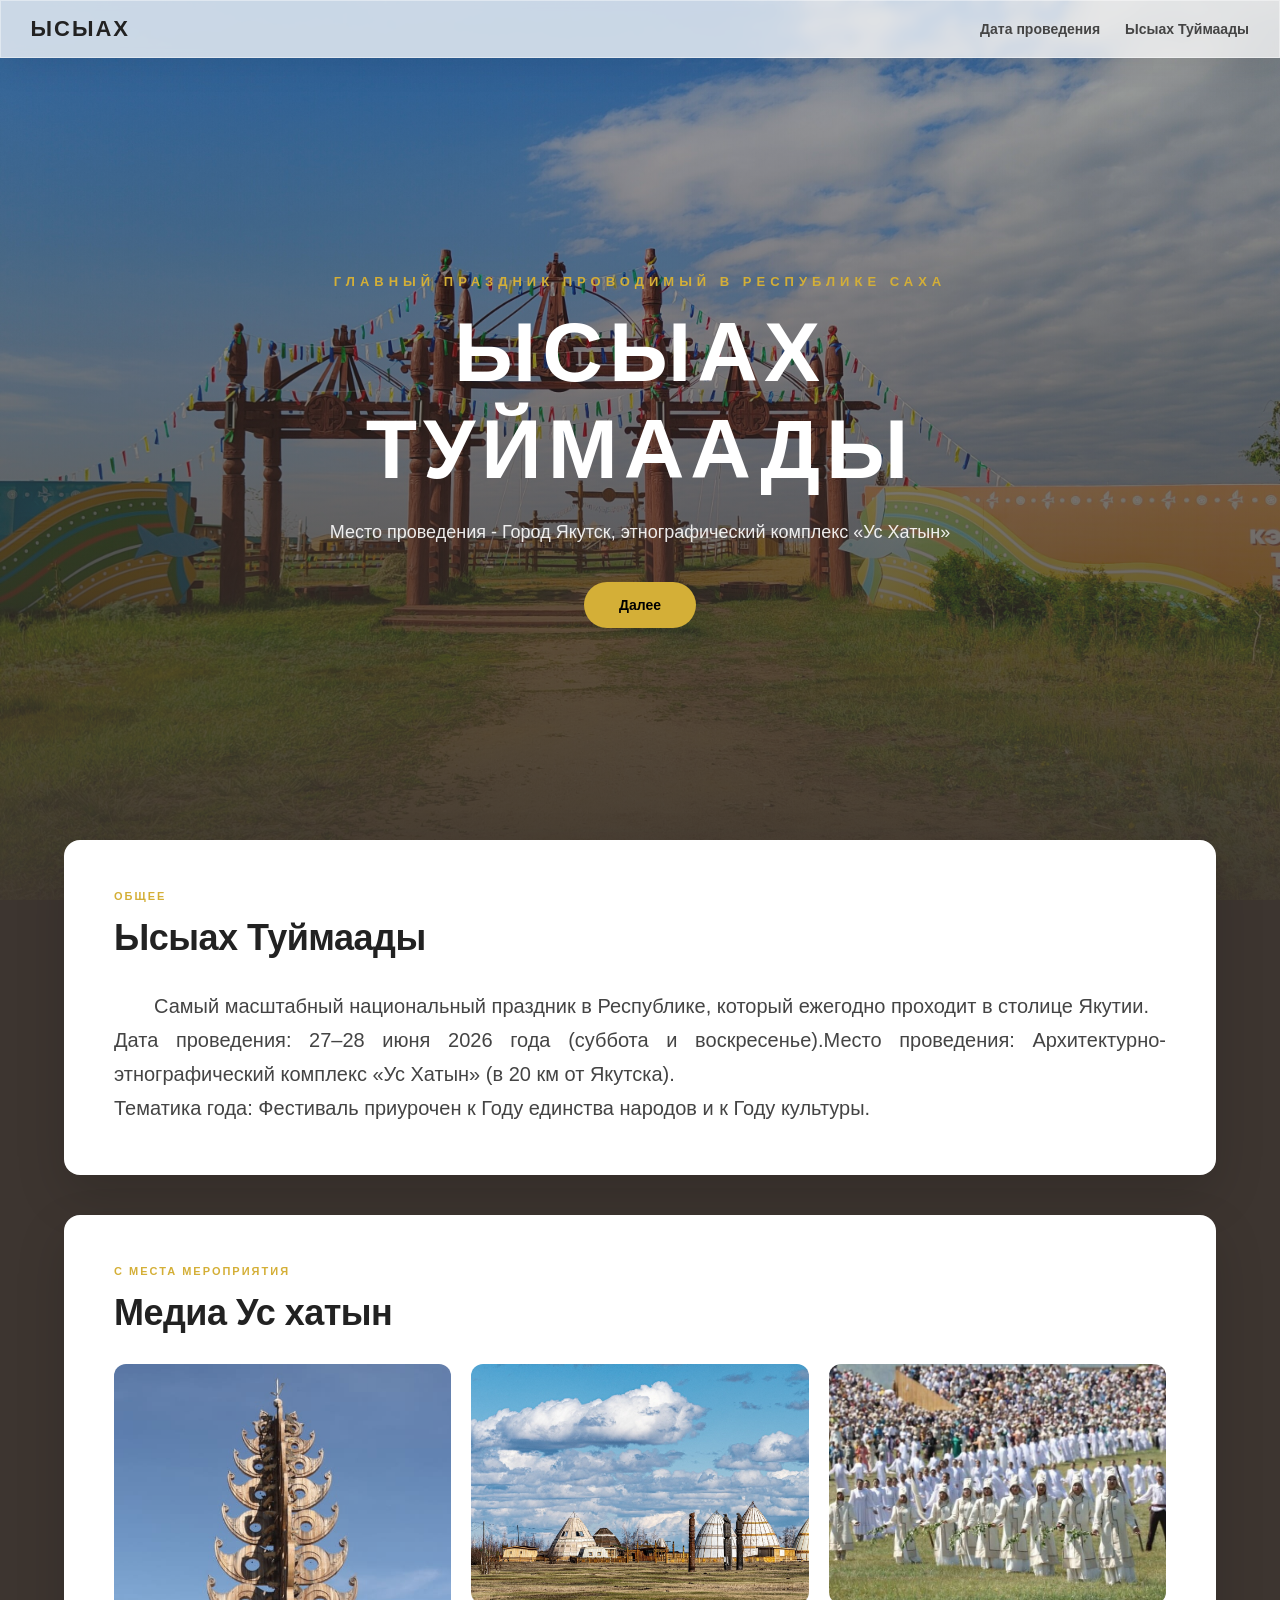
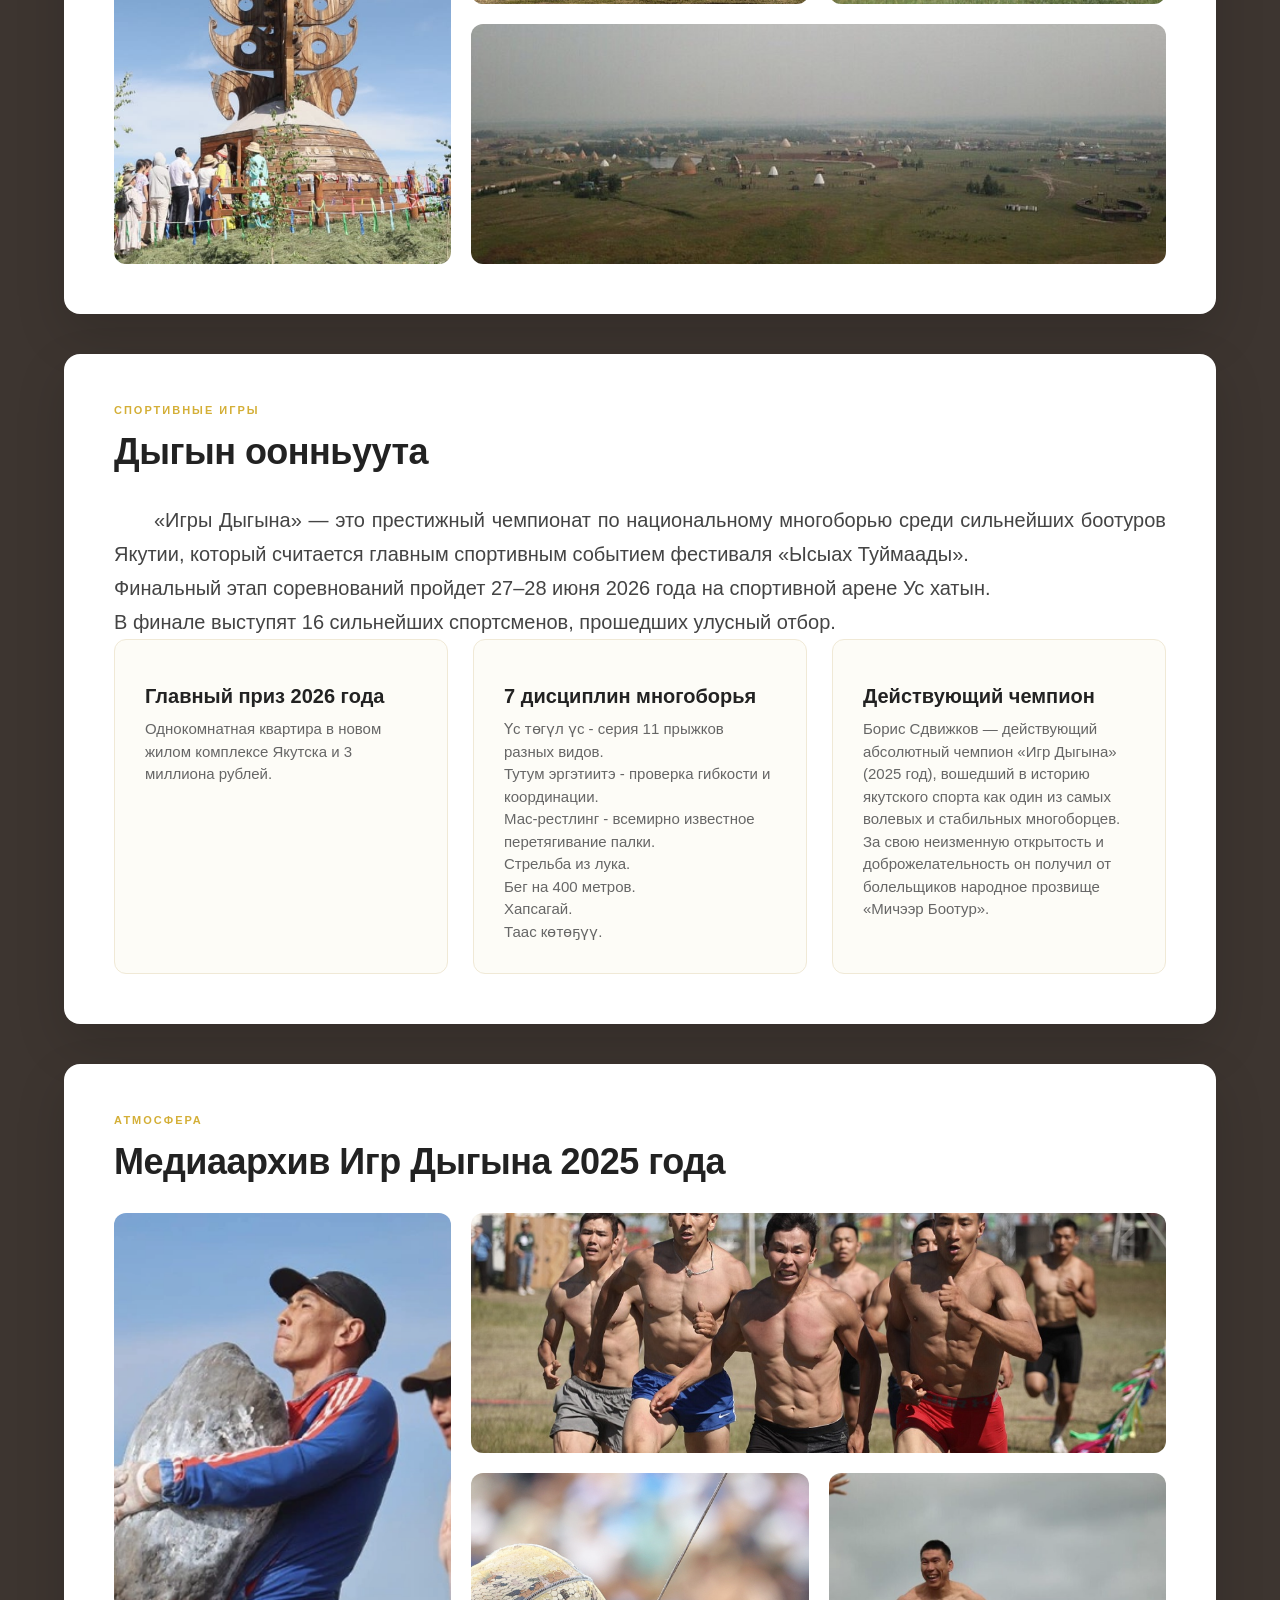
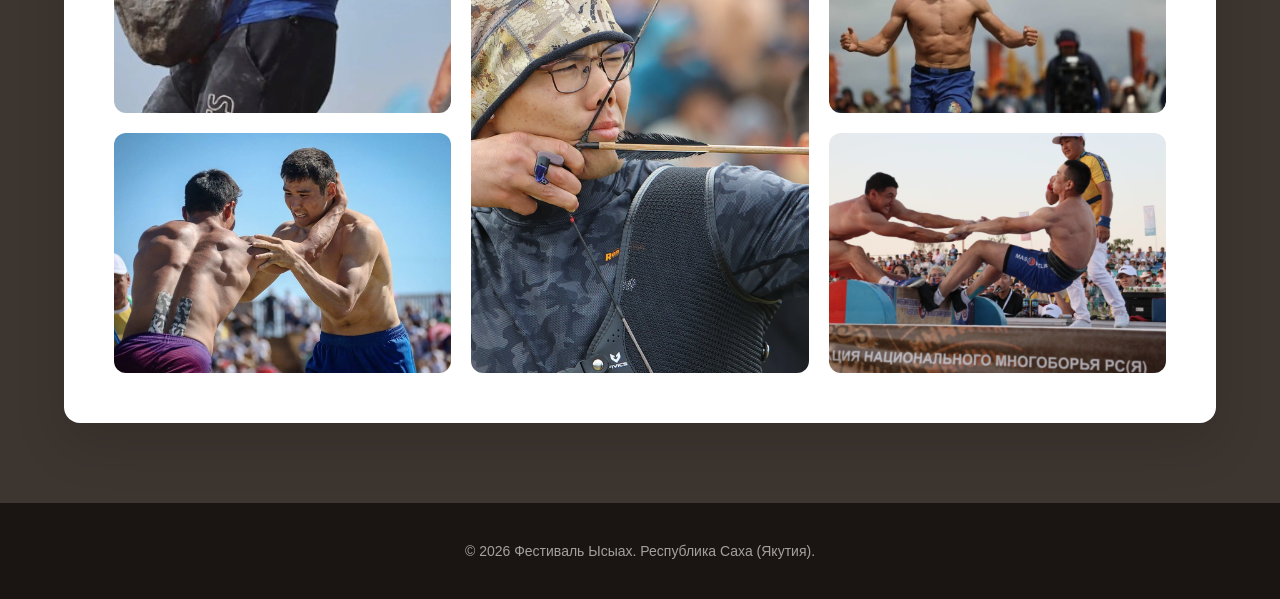
<file: курсовая2/tuymada.html>
<!DOCTYPE html>
<html lang="ru">
<head>
  <meta charset="UTF-8">
  <meta name="viewport" content="width=device-width, initial-scale=1.0">
  <title>ЫСЫАХ ТУЙМААДЫ</title>
  <link rel="stylesheet" href="tuymada.css">      
</head>
<body>
  <header class="main-header">
    <div class="header-inner">
      <a href="d.html" class="brand-logo">ЫСЫАХ</a>
      <nav class="main-nav">
        <a href="data.html">Дата проведения</a>
        <a href="tuymada.html">Ысыах Туймаады</a>
      </nav>
    </div>
  </header>
  <section class="hero-fullscreen">
    <div class="hero-overlay"></div>
    <div class="hero-title-container">
      <span class="hero-subtitle">Главный праздник проводимый в Республике Саха</span>
      <h1 class="hero-title">ЫСЫАХ ТУЙМААДЫ</h1>
      <p class="hero-description">Место проведения - Город Якутск, этнографический комплекс «Ус Хатын»</p>
      <div class="hero-actions">    
        <a href="#about" class="prime-btn">Далее</a>
      </div>
    </div>
  </section>
  <main class="site-container">
    <section id="about" class="premium-card section-intro">
      <div class="card-badge">Общее</div>
      <h2>Ысыах Туймаады</h2>
      <p class="lead-text">Самый масштабный национальный праздник в Республике, который ежегодно проходит в столице Якутии. <br>Дата проведения: 27–28 июня 2026 года (суббота и воскресенье).Место проведения: Архитектурно-этнографический комплекс «Ус Хатын» (в 20 км от Якутска).<br>Тематика года: Фестиваль приурочен к Году единства народов и к Году культуры.</p>
    </section>
    <section id="gallery" class="premium-card">
      <div class="card-badge">С места мероприятия</div>
      <h2>Медиа Ус хатын</h2>
      <div class="premium-gallery">
        <div class="gallery-cell tall"><img src="усха.jpeg" alt="Костюмы"></div>
        <div class="gallery-cell"><img src="усх.jpg" alt="Природа"></div>
        <div class="gallery-cell"><img src="усхат.jpg" alt="Природа"></div>
        <div class="gallery-cell wide"><img src="усхаты.jpg" alt="Пейзаж"></div>
      </div>
    </section> 
    <section id="traditions" class="premium-card">
      <div class="card-badge">Спортивные игры</div>
      <h2>Дыгын оонньуута</h2>  
      <p class="lead-text">«Игры Дыгына» — это престижный чемпионат по национальному многоборью среди сильнейших боотуров Якутии, который считается главным спортивным событием фестиваля «Ысыах Туймаады».<br>Финальный этап соревнований пройдет 27–28 июня 2026 года на спортивной арене Ус хатын. <br> В финале выступят 16 сильнейших спортсменов, прошедших улусный отбор.</p>
      <div class="grid-cards">
        <div class="ritual-card">
          <div class="ritual-icon"></div>
          <h3>Главный приз 2026 года</h3>
          <p>Однокомнатная квартира в новом жилом комплексе Якутска и 3 миллиона рублей.</p>
        </div>
        <div class="ritual-card">
          <div class="ritual-icon"></div>
          <h3>7 дисциплин многоборья</h3>
          <p>Үс төгүл үс - серия 11 прыжков разных видов.<br>
            Тутум эргэтиитэ - проверка гибкости и координации.<br>
            Мас-рестлинг - всемирно известное перетягивание палки.<br>
            Стрельба из лука.<br>
            Бег на 400 метров.<br>
            Хапсагай.<br>
            Таас көтөҕүү.<br></p>
        </div>
        <div class="ritual-card">
          <div class="ritual-icon"></div>
          <h3>Действующий чемпион</h3>
          <p>Борис Сдвижков — действующий абсолютный чемпион «Игр Дыгына» (2025 год), вошедший в историю якутского спорта как один из самых волевых и стабильных многоборцев. За свою неизменную открытость и доброжелательность он получил от болельщиков народное прозвище «Мичээр Боотур».</p>
        </div>
      </div>
    </section>
    <section id="gallery" class="premium-card">
      <div class="card-badge">Атмосфера</div>
      <h2>Медиаархив Игр Дыгына 2025 года</h2>
      <div class="premium-gallery">
        <div class="gallery-cell tall"><img src="тас.webp" alt="Костюмы"></div>
        <div class="gallery-cell wide"><img src="игры.jpg" alt="Пейзаж"></div>
        <div class="gallery-cell tall"><img src="саа.jpg" alt="Костюмы"></div>
        <div class="gallery-cell"><img src="борис.jpg" alt="Праздник"></div>
        <div class="gallery-cell"><img src="хапс.webp" alt="Природа"></div>
        <div class="gallery-cell"><img src="мас.jpg" alt="Природа"></div>
      </div>
    </section>  
  </main>
  <footer class="premium-footer">
    <div class="footer-wrap">
      <p class="footer-copy">© 2026 Фестиваль Ысыах. Республика Саха (Якутия).</p>
    </div>
  </footer>
</body>
</html>
</file>
<file: веб контрольная/style.css>
* {
    margin: 0;
    padding: 0;
    box-sizing: border-box;
}

body {
    font-family: 'Inter', system-ui, -apple-system, sans-serif;
    background: #001E3D;
    min-height: 100vh;
}

/* ========== ШАПКА ========== */
.navbar {
    background: rgba(10, 12, 18, 0.95);
    backdrop-filter: blur(12px);
    border-bottom: 1px solid rgba(255, 255, 255, 0.08);
    position: sticky;
    top: 0;
    z-index: 1000;
    width: 100%;
}

.navbar-container {
    max-width: 1400px;
    margin: 0 auto;
    padding: 0 32px;
    display: flex;
    align-items: center;
    justify-content: space-between;
    flex-wrap: wrap;
    min-height: 80px;
    gap: 16px;
}

.logo {
    display: flex;
    align-items: center;
    text-decoration: none;
}

.logo-img {
    height: 45px;
    width: auto;
    transition: transform 0.2s ease;
}

.logo-img:hover {
    transform: scale(1.05);
}

.nav-menu {
    display: flex;
    align-items: center;
    gap: 28px;
    flex-wrap: wrap;
    list-style: none;
}

.nav-item {
    position: relative;
    list-style: none;
}

.nav-link {
    display: inline-block;
    padding: 10px 0;
    color: #ffffff;
    text-decoration: none;
    font-weight: 500;
    font-size: 1rem;
    transition: color 0.2s;
    cursor: pointer;
    background: none;
    border: none;
    font-family: inherit;
}

.nav-link:hover {
    color: #6a9eff;
}

.nav-buttons {
    display: flex;
    gap: 12px;
    align-items: center;
}

.btn-outline {
    background: transparent;
    border: 1px solid #6a9eff;
    padding: 8px 20px;
    border-radius: 40px;
    color: #ffffff;
    font-weight: 600;
    cursor: pointer;
    font-size: 0.9rem;
    transition: 0.2s;
}

.btn-outline:hover {
    background: rgba(106, 158, 255, 0.2);
    border-color: #8bb4ff;
}

.btn-primary {
    background: #6a9eff;
    border: none;
    padding: 8px 24px;
    border-radius: 40px;
    color: #ffffff;
    font-weight: 700;
    cursor: pointer;
    font-size: 0.9rem;
    transition: 0.2s;
    box-shadow: 0 2px 8px rgba(106, 158, 255, 0.3);
}

.btn-primary:hover {
    background: #5282e0;
    transform: scale(0.97);
}

/* ========== ВЫПАДАЮЩИЙ СПИСОК ========== */
.dropdown-menu {
    position: absolute;
    top: calc(100% + 8px);
    left: -20px;
    background: rgba(17, 22, 31, 0.98);
    backdrop-filter: blur(12px);
    border-radius: 20px;
    padding: 18px 0;
    min-width: 300px;
    opacity: 0;
    visibility: hidden;
    transform: translateY(-12px);
    transition: opacity 0.25s ease, visibility 0.25s, transform 0.2s;
    box-shadow: 0 20px 35px -12px rgba(0, 0, 0, 0.5);
    border: 1px solid rgba(106, 158, 255, 0.2);
    z-index: 1001;
}

.has-dropdown:hover .dropdown-menu {
    opacity: 1;
    visibility: visible;
    transform: translateY(0);
}

.dropdown-menu a,
.dropdown-menu .dropdown-title {
    display: block;
    padding: 10px 24px;
    color: #ffffff;
    text-decoration: none;
    font-size: 0.9rem;
    transition: all 0.15s;
}

.dropdown-menu .dropdown-title {
    font-weight: 700;
    color: #ffffff;
    font-size: 0.75rem;
    letter-spacing: 0.5px;
    text-transform: uppercase;
    padding-top: 12px;
    padding-bottom: 6px;
    pointer-events: none;
    border-bottom: 1px solid rgba(255, 255, 255, 0.1);
    margin-bottom: 8px;
}

.dropdown-menu a:hover {
    background: rgba(106, 158, 255, 0.15);
    color: #ffffff;
    padding-left: 28px;
}

.dropdown-divider {
    height: 1px;
    background: rgba(255, 255, 255, 0.08);
    margin: 10px 20px;
}

.more-link {
    font-weight: 600;
    color: #6a9eff !important;
    border-top: 1px solid rgba(255, 255, 255, 0.08);
    margin-top: 8px;
    padding-top: 14px;
}

/* ========== БЛОК 1 ========== */
.hero {
    min-height: calc(100vh - 80px);
    display: flex;
    align-items: center;
    justify-content: center;
    background: radial-gradient(circle at 30% 20%, #0f1622, #070a0f);
    padding: 60px 20px;
}

.hero-container {
    max-width: 1200px;
    margin: 0 auto;
    width: 100%;
    display: flex;
    flex-direction: column;
    align-items: center;
    justify-content: center;
    gap: 40px;
}

.hero-content {
    text-align: center;
    max-width: 800px;
}

.hero-title {
    font-family: 'Unbounded', 'Inter', sans-serif;
    font-size: clamp(2rem, 6vw, 4rem);
    font-weight: 800;
    line-height: 1.2;
    letter-spacing: -0.02em;
    color: #ffffff;
    margin-bottom: 24px;
}

.hero-description {
    font-family: 'Inter', sans-serif;
    font-size: 1.1rem;
    line-height: 1.6;
    color: #ffffff;
    max-width: 600px;
    margin: 0 auto;
}

.hero-buttons {
    display: flex;
    gap: 20px;
    justify-content: center;
    flex-wrap: wrap;
    margin: 10px 0;
}

.hero-btn-primary {
    background: #6a9eff;
    border: none;
    padding: 14px 42px;
    border-radius: 60px;
    color: #ffffff;
    font-weight: 700;
    font-size: 1rem;
    font-family: 'Inter', sans-serif;
    cursor: pointer;
    transition: all 0.2s ease;
    box-shadow: 0 4px 14px rgba(106, 158, 255, 0.4);
}

.hero-btn-primary:hover {
    background: #5282e0;
    transform: translateY(-2px);
    box-shadow: 0 6px 20px rgba(106, 158, 255, 0.5);
}

.hero-btn-outline {
    background: transparent;
    border: 1.5px solid #6a9eff;
    padding: 14px 42px;
    border-radius: 60px;
    color: #ffffff;
    font-weight: 600;
    font-size: 1rem;
    font-family: 'Inter', sans-serif;
    cursor: pointer;
    transition: all 0.2s ease;
}

.hero-btn-outline:hover {
    background: rgba(106, 158, 255, 0.15);
    transform: translateY(-2px);
    box-shadow: 0 4px 12px rgba(106, 158, 255, 0.2);
}

.hero-image {
    display: flex;
    justify-content: center;
    align-items: center;
    width: 100%;
    margin-top: 20px;
}

.hero-img {
    max-width: 100%;
    width: auto;
    height: auto;
    max-height: 400px;
    border-radius: 28px;
    box-shadow: 0 25px 45px -12px rgba(0, 0, 0, 0.6);
    transition: transform 0.3s ease, box-shadow 0.3s ease;
    border: 1px solid rgba(106, 158, 255, 0.2);
    object-fit: cover;
}

.hero-img:hover {
    transform: translateY(-8px);
    box-shadow: 0 30px 50px -15px rgba(106, 158, 255, 0.3);
    border-color: rgba(106, 158, 255, 0.5);
}

/* ========== БЛОК 2 ========== */
.features-section {
    padding: 80px 20px;
    background: #0a0c12;
}

.features-container {
    max-width: 1200px;
    margin: 0 auto;
    display: flex;
    flex-direction: column;
    gap: 48px;
}

.feature-card {
    background: rgba(17, 22, 31, 0.6);
    border-radius: 32px;
    padding: 40px;
    border: 1px solid rgba(106, 158, 255, 0.15);
    transition: all 0.3s ease;
    backdrop-filter: blur(4px);
    display: flex;
    flex-wrap: wrap;
    align-items: center;
    justify-content: space-between;
    gap: 40px;
}

.feature-card:hover {
    border-color: rgba(106, 158, 255, 0.4);
    transform: translateY(-4px);
    background: rgba(17, 22, 31, 0.8);
    box-shadow: 0 20px 35px -12px rgba(0, 0, 0, 0.4);
}

.feature-card-content {
    flex: 1;
    min-width: 250px;
}

.feature-card-title {
    font-family: 'Unbounded', 'Inter', sans-serif;
    font-size: clamp(1.3rem, 3vw, 1.8rem);
    font-weight: 700;
    line-height: 1.3;
    letter-spacing: -0.01em;
    color: #ffffff;
    margin-bottom: 20px;
}

.feature-card-description {
    font-family: 'Inter', sans-serif;
    font-size: 1rem;
    line-height: 1.6;
    color: #d1d5db;
    margin-bottom: 28px;
}


.feature-card-btn {
    background: #6a9eff;
    border: none;
    padding: 12px 32px;
    border-radius: 40px;
    color: #ffffff;
    font-weight: 600;
    font-size: 0.95rem;
    font-family: 'Inter', sans-serif;
    cursor: pointer;
    transition: all 0.2s ease;
    display: inline-block;
    box-shadow: 0 2px 8px rgba(106, 158, 255, 0.3);
}

.feature-card-btn:hover {
    background: #5282e0;
    transform: translateX(5px);
    box-shadow: 0 4px 12px rgba(106, 158, 255, 0.4);
}

.feature-card-image {
    flex: 1;
    min-width: 200px;
    display: flex;
    justify-content: center;
    align-items: center;
}

.feature-card-right-img {
    width: 100%;
    max-width: 300px;
    height: auto;
    border-radius: 24px;
    transition: transform 0.3s ease;
    box-shadow: 0 10px 25px -8px rgba(0, 0, 0, 0.3);
    border: 1px solid rgba(106, 158, 255, 0.2);
}

.feature-card-right-img:hover {
    transform: scale(1.02);
    border-color: rgba(106, 158, 255, 0.5);
}


.feature-card-buttons {
    display: flex;
    gap: 16px;
    flex-wrap: wrap;
    margin-top: 10px;
}

.feature-card-btn-primary {
    background: #6a9eff;
    border: none;
    padding: 12px 28px;
    border-radius: 40px;
    color: #ffffff;
    font-weight: 700;
    font-size: 0.95rem;
    font-family: 'Inter', sans-serif;
    cursor: pointer;
    transition: all 0.2s ease;
    box-shadow: 0 2px 8px rgba(106, 158, 255, 0.3);
}

.feature-card-btn-primary:hover {
    background: #5282e0;
    transform: translateY(-2px);
    box-shadow: 0 4px 12px rgba(106, 158, 255, 0.4);
}

.feature-card-btn-outline {
    background: transparent;
    border: 1.5px solid #6a9eff;
    padding: 12px 28px;
    border-radius: 40px;
    color: #ffffff;
    font-weight: 600;
    font-size: 0.95rem;
    font-family: 'Inter', sans-serif;
    cursor: pointer;
    transition: all 0.2s ease;
}

.feature-card-btn-outline:hover {
    background: rgba(106, 158, 255, 0.2);
    transform: translateX(5px);
    box-shadow: 0 4px 12px rgba(106, 158, 255, 0.2);
}

/* ========== БЛОК 3 ========== */
.why-section {
    padding: 80px 20px;
    background: linear-gradient(135deg, #070a0f, #0f1622);
}

.why-container {
    max-width: 1200px;
    margin: 0 auto;
    text-align: center;
}

.why-title {
    font-family: 'Unbounded', 'Inter', sans-serif;
    font-size: clamp(1.8rem, 5vw, 2.8rem);
    font-weight: 800;
    line-height: 1.2;
    letter-spacing: -0.02em;
    color: #ffffff;
    margin-bottom: 20px;
}

.why-description {
    font-family: 'Inter', sans-serif;
    font-size: 1.1rem;
    line-height: 1.6;
    color: #d1d5db;
    max-width: 700px;
    margin: 0 auto 60px;
}

.advantages-grid {
    display: flex;
    flex-wrap: wrap;
    gap: 40px;
    justify-content: center;
    margin-bottom: 60px;
}

.advantage-card {
    flex: 1;
    min-width: 250px;
    background: rgba(17, 22, 31, 0.5);
    border-radius: 24px;
    padding: 32px 28px;
    border: 1px solid rgba(106, 158, 255, 0.15);
    transition: all 0.3s ease;
    text-align: center;
}

.advantage-card:hover {
    border-color: rgba(106, 158, 255, 0.4);
    transform: translateY(-4px);
    background: rgba(17, 22, 31, 0.7);
}

.why-image {
    display: flex;
    justify-content: center;
    align-items: center;
    margin-bottom: 24px;
}

.why-top-img {
    max-width: 100%;
    width: auto;
    height: auto;
    max-height: 120px;
    border-radius: 20px;
    transition: transform 0.3s ease;
    box-shadow: 0 10px 20px -5px rgba(0, 0, 0, 0.3);
    border: 1px solid rgba(106, 158, 255, 0.2);
}

.why-top-img:hover {
    transform: scale(1.05);
    border-color: rgba(106, 158, 255, 0.5);
}

.advantage-title {
    font-family: 'Unbounded', 'Inter', sans-serif;
    font-size: 1.2rem;
    font-weight: 700;
    color: #ffffff;
    margin-bottom: 12px;
    letter-spacing: -0.01em;
    line-height: 1.3;
}

.advantage-description {
    font-family: 'Inter', sans-serif;
    font-size: 0.95rem;
    line-height: 1.5;
    color: #b0bec5;
}

.why-buttons {
    display: flex;
    gap: 20px;
    justify-content: center;
    flex-wrap: wrap;
}

.why-btn-primary {
    background: #6a9eff;
    border: none;
    padding: 14px 42px;
    border-radius: 60px;
    color: #ffffff;
    font-weight: 700;
    font-size: 1rem;
    font-family: 'Inter', sans-serif;
    cursor: pointer;
    transition: all 0.2s ease;
    box-shadow: 0 4px 14px rgba(106, 158, 255, 0.4);
}

.why-btn-primary:hover {
    background: #5282e0;
    transform: translateY(-2px);
    box-shadow: 0 6px 20px rgba(106, 158, 255, 0.5);
}

.why-btn-outline {
    background: transparent;
    border: 1.5px solid #6a9eff;
    padding: 14px 42px;
    border-radius: 60px;
    color: #ffffff;
    font-weight: 600;
    font-size: 1rem;
    font-family: 'Inter', sans-serif;
    cursor: pointer;
    transition: all 0.2s ease;
}

.why-btn-outline:hover {
    background: rgba(106, 158, 255, 0.15);
    transform: translateY(-2px);
    box-shadow: 0 4px 12px rgba(106, 158, 255, 0.2);
}

/* ========== БЛОК 4 ========== */


.feature-card-subtitle {
    font-family: 'Inter', sans-serif;
    font-size: 0.9rem;
    font-weight: 500;
    color: #ffffff;
    letter-spacing: 0.5px;
    margin-bottom: 20px;
}

.feature-card-list {
    list-style: none;
    padding: 0;
    margin-bottom: 28px;
}

.feature-card-list li {
    font-family: 'Inter', sans-serif;
    font-size: 1rem;
    color: #ffffff;
    padding: 8px 0;
    border-bottom: 1px solid rgba(255, 255, 255, 0.08);
}

.feature-card-list li:last-child {
    border-bottom: none;
}

.feature-card-list li strong {
    color: #ffffff;
    font-weight: 600;
}

.feature-card-buttons {
    display: flex;
    gap: 16px;
    flex-wrap: wrap;
    margin-top: 10px;
}

.feature-card-btn-primary {
    background: #6a9eff;
    border: none;
    padding: 12px 28px;
    border-radius: 40px;
    color: #ffffff;
    font-weight: 700;
    font-size: 0.95rem;
    font-family: 'Inter', sans-serif;
    cursor: pointer;
    transition: all 0.2s ease;
    box-shadow: 0 2px 8px rgba(106, 158, 255, 0.3);
}

.feature-card-btn-primary:hover {
    background: #5282e0;
    transform: translateY(-2px);
    box-shadow: 0 4px 12px rgba(106, 158, 255, 0.4);
}

.feature-card-btn-outline {
    background: transparent;
    border: 1.5px solid #6a9eff;
    padding: 12px 28px;
    border-radius: 40px;
    color: #ffffff;
    font-weight: 600;
    font-size: 0.95rem;
    font-family: 'Inter', sans-serif;
    cursor: pointer;
    transition: all 0.2s ease;
}

.feature-card-btn-outline:hover {
    background: rgba(106, 158, 255, 0.2);
    transform: translateX(5px);
    box-shadow: 0 4px 12px rgba(106, 158, 255, 0.2);
}
/* ========== БЛОК 5 ========== */
.stats-numbers-section {
    padding: 80px 20px;
    background: linear-gradient(135deg, #0a0c12, #0f1622);
}

.stats-numbers-container {
    max-width: 1200px;
    margin: 0 auto;
}


.stats-header {
    display: flex;
    flex-wrap: wrap;
    justify-content: space-between;
    align-items: flex-start;
    gap: 40px;
    margin-bottom: 60px;
}

.stats-numbers-title {
    font-family: 'Unbounded', 'Inter', sans-serif;
    font-size: clamp(1.8rem, 5vw, 2.8rem);
    font-weight: 800;
    line-height: 1.2;
    letter-spacing: -0.02em;
    color: #ffffff;
    flex: 1;
    min-width: 280px;
    margin: 0;
}

.stats-numbers-description {
    font-family: 'Inter', sans-serif;
    font-size: 1rem;
    line-height: 1.6;
    color: #d1d5db;
    flex: 1;
    min-width: 280px;
    margin: 0;
    text-align: left;
}


.stats-grid {
    display: flex;
    flex-wrap: wrap;
    gap: 40px;
    justify-content: center;
}

.stat-card {
    flex: 1;
    min-width: 220px;
    background: rgba(17, 22, 31, 0.5);
    border-radius: 24px;
    padding: 40px 20px;
    border: 1px solid rgba(106, 158, 255, 0.15);
    transition: all 0.3s ease;
    text-align: center;
}

.stat-card:hover {
    border-color: rgba(106, 158, 255, 0.4);
    transform: translateY(-5px);
    background: rgba(17, 22, 31, 0.7);
    box-shadow: 0 20px 35px -12px rgba(106, 158, 255, 0.2);
}

.stat-number {
    font-family: 'Unbounded', 'Inter', sans-serif;
    font-size: 3.5rem;
    font-weight: 800;
    background: linear-gradient(135deg, #ffffff);
    -webkit-background-clip: text;
    background-clip: text;
    color: transparent;
    margin-bottom: 12px;
    line-height: 1.2;
}

.stat-label {
    font-family: 'Inter', sans-serif;
    font-size: 0.85rem;
    font-weight: 600;
    color: #ffffff;
    letter-spacing: 1px;
}


@media (max-width: 768px) {
    .stats-numbers-section {
        padding: 50px 16px;
    }
    
    .stats-header {
        flex-direction: column;
        gap: 20px;
        margin-bottom: 40px;
    }
    
    .stats-numbers-title {
        font-size: 1.6rem;
        text-align: center;
    }
    
    .stats-numbers-description {
        font-size: 0.95rem;
        text-align: center;
    }
    
    .stats-grid {
        gap: 20px;
    }
    
    .stat-card {
        min-width: 100%;
        padding: 30px 20px;
    }
    
    .stat-number {
        font-size: 2.8rem;
    }
    
    .stat-label {
        font-size: 0.75rem;
    }
}

/* ========== БЛОК 6 ========== */
.testimonials-section {
    padding: 80px 20px;
    background: linear-gradient(135deg, #0a0c12, #0f1622);
}

.testimonials-container {
    max-width: 1200px;
    margin: 0 auto;
    text-align: left;
}

.testimonials-title {
    font-family: 'Unbounded', 'Inter', sans-serif;
    font-size: clamp(1.8rem, 5vw, 2.8rem);
    font-weight: 800;
    line-height: 1.2;
    letter-spacing: -0.02em;
    color: #ffffff;
    margin-bottom: 16px;
}

.testimonials-subtitle {
    font-family: 'Inter', sans-serif;
    font-size: 1rem;
    color: #ffffff;
    margin-bottom: 60px;
}

.testimonials-grid {
    display: flex;
    flex-wrap: wrap;
    gap: 40px;
    justify-content: center;
}

.testimonial-card {
    flex: 1;
    min-width: 300px;
    background: rgba(17, 22, 31, 0.6);
    border-radius: 32px;
    padding: 40px 32px;
    border: 1px solid rgba(106, 158, 255, 0.15);
    transition: all 0.3s ease;
    text-align: left;
    backdrop-filter: blur(4px);
}

.testimonial-card:hover {
    border-color: rgba(106, 158, 255, 0.4);
    transform: translateY(-5px);
    background: rgba(17, 22, 31, 0.8);
    box-shadow: 0 20px 35px -12px rgba(106, 158, 255, 0.2);
}

.testimonial-stars {
    display: flex;
    gap: 6px;
    margin-bottom: 24px;
}

.star {
    font-size: 1.2rem;
    color: #ffffff;
}

.testimonial-text {
    font-family: 'Inter', sans-serif;
    font-size: 1rem;
    line-height: 1.6;
    color: #ffffff;
    margin-bottom: 24px;
    font-style: italic;
}


.testimonial-author {
    display: flex;
    align-items: center;
    gap: 16px;
    margin-top: 16px;
    padding-top: 16px;
    border-top: 1px solid rgba(255, 255, 255, 0.08);
}

.author-avatar {
    flex-shrink: 0;
}

.author-img {
    width: 50px;
    height: 50px;
    border-radius: 50%;
    object-fit: cover;
    border: 2px solid rgba(106, 158, 255, 0.3);
    transition: all 0.3s ease;
}

.author-img:hover {
    border-color: #ffffff;
    transform: scale(1.05);
}

.author-info {
    flex: 1;
}

.author-name {
    font-family: 'Inter', sans-serif;
    font-size: 1rem;
    font-weight: 700;
    color: #ffffff;
    margin-bottom: 4px;
}

.author-title {
    font-family: 'Inter', sans-serif;
    font-size: 0.85rem;
    color: #ffffff;
}


@media (max-width: 768px) {
    .testimonials-section {
        padding: 50px 16px;
    }
    
    .testimonials-title {
        font-size: 1.6rem;
    }
    
    .testimonials-subtitle {
        font-size: 0.9rem;
        margin-bottom: 40px;
    }
    
    .testimonials-grid {
        gap: 24px;
    }
    
    .testimonial-card {
        min-width: 100%;
        padding: 28px 24px;
    }
    
    .testimonial-text {
        font-size: 0.95rem;
    }
    
    .star {
        font-size: 1rem;
    }
    
    .author-img {
        width: 45px;
        height: 45px;
    }
    
    .author-name {
        font-size: 0.95rem;
    }
    
    .author-title {
        font-size: 0.8rem;
    }
    
    .testimonial-author {
        gap: 12px;
    }
}
/* ========== БЛОК 7 ========== */
.cta-section {
    padding: 100px 20px;
    background: linear-gradient(135deg, #0a0c12, #070a0f);
}

.cta-container {
    max-width: 1200px;
    margin: 0 auto;
}

.cta-content {
    display: flex;
    flex-wrap: wrap;
    align-items: center;
    justify-content: space-between;
    gap: 60px;
}

.cta-left {
    flex: 1;
    min-width: 300px;
}

.cta-right {
    flex: 1;
    min-width: 280px;
    display: flex;
    justify-content: center;
    align-items: center;
}

.cta-title {
    font-family: 'Unbounded', 'Inter', sans-serif;
    font-size: clamp(2.5rem, 8vw, 5rem);
    font-weight: 800;
    line-height: 1.1;
    letter-spacing: -0.02em;
    color: #ffffff;
    margin-bottom: 30px;
    text-transform: uppercase;
}

.cta-description {
    font-family: 'Inter', sans-serif;
    font-size: 1.1rem;
    line-height: 1.6;
    color: #d1d5db;
    margin-bottom: 40px;
    max-width: 500px;
}

.cta-buttons {
    display: flex;
    gap: 20px;
    flex-wrap: wrap;
}

.cta-btn-primary {
    background: #6a9eff;
    border: none;
    padding: 14px 42px;
    border-radius: 60px;
    color: #ffffff;
    font-weight: 700;
    font-size: 1rem;
    font-family: 'Inter', sans-serif;
    cursor: pointer;
    transition: all 0.2s ease;
    box-shadow: 0 4px 14px rgba(106, 158, 255, 0.4);
}

.cta-btn-primary:hover {
    background: #5282e0;
    transform: translateY(-2px);
    box-shadow: 0 6px 20px rgba(106, 158, 255, 0.5);
}

.cta-btn-outline {
    background: transparent;
    border: 1.5px solid #6a9eff;
    padding: 14px 42px;
    border-radius: 60px;
    color: #ffffff;
    font-weight: 600;
    font-size: 1rem;
    font-family: 'Inter', sans-serif;
    cursor: pointer;
    transition: all 0.2s ease;
}

.cta-btn-outline:hover {
    background: rgba(106, 158, 255, 0.15);
    transform: translateY(-2px);
    box-shadow: 0 4px 12px rgba(106, 158, 255, 0.2);
}

.cta-img {
    width: 100%;
    max-width: 400px;
    height: auto;
    border-radius: 28px;
    box-shadow: 0 25px 45px -12px rgba(0, 0, 0, 0.6);
    transition: transform 0.3s ease, box-shadow 0.3s ease;
    border: 1px solid rgba(106, 158, 255, 0.2);
}

.cta-img:hover {
    transform: translateY(-8px);
    box-shadow: 0 30px 50px -15px rgba(106, 158, 255, 0.3);
    border-color: rgba(106, 158, 255, 0.5);
}


@media (max-width: 768px) {
    .cta-section {
        padding: 60px 16px;
    }
    
    .cta-content {
        flex-direction: column;
        text-align: center;
        gap: 40px;
    }
    
    .cta-left {
        text-align: center;
    }
    
    .cta-description {
        margin-left: auto;
        margin-right: auto;
    }
    
    .cta-buttons {
        justify-content: center;
    }
    
    .cta-title {
        font-size: 2.5rem;
        line-height: 1.2;
    }
    
    .cta-description {
        font-size: 1rem;
        max-width: 100%;
    }
    
    .cta-btn-primary,
    .cta-btn-outline {
        padding: 12px 28px;
        font-size: 0.9rem;
    }
    
    .cta-img {
        max-width: 280px;
    }
}

/* ========== БЛОК 8 ========== */
.faq-section {
    padding: 80px 20px;
    background: linear-gradient(135deg, #0a0c12, #0f1622);
}

.faq-container {
    max-width: 1200px;
    margin: 0 auto;
}

.faq-header {
    text-align: center;
    margin-bottom: 60px;
}

.faq-title {
    font-family: 'Unbounded', 'Inter', sans-serif;
    font-size: clamp(1.8rem, 5vw, 2.8rem);
    font-weight: 800;
    line-height: 1.2;
    letter-spacing: -0.02em;
    color: #ffffff;
    margin-bottom: 16px;
}

.faq-subtitle {
    font-family: 'Inter', sans-serif;
    font-size: 1rem;
    color: #ffffff;
}

.comparison-wrapper {
    background: rgba(17, 22, 31, 0.6);
    border-radius: 32px;
    padding: 40px;
    border: 1px solid rgba(106, 158, 255, 0.15);
    backdrop-filter: blur(4px);
}

.comparison-title {
    font-family: 'Unbounded', 'Inter', sans-serif;
    font-size: 1.5rem;
    font-weight: 700;
    color: #ffffff;
    margin-bottom: 30px;
    text-align: center;
}


.table-responsive {
    overflow-x: auto;
}

.pricing-table {
    width: 100%;
    border-collapse: collapse;
    font-family: 'Inter', sans-serif;
}

.pricing-table th,
.pricing-table td {
    padding: 16px 12px;
    text-align: center;
    border-bottom: 1px solid rgba(255, 255, 255, 0.08);
}

.pricing-table th {
    font-size: 1.1rem;
    font-weight: 700;
    color: #ffffff;
    background: rgba(106, 158, 255, 0.1);
    vertical-align: top;
}

.pricing-table td {
    font-size: 0.95rem;
    color: #d1d5db;
}

.pricing-table td:first-child {
    text-align: left;
    font-weight: 600;
    color: #ffffff;
}

.table-subhead td {
    font-size: 0.85rem;
    color: #ffffff;
    padding-top: 8px;
    padding-bottom: 20px;
    border-bottom: 1px solid rgba(106, 158, 255, 0.2);
}


.plan-icon {
    display: flex;
    justify-content: center;
    align-items: center;
    margin-bottom: 12px;
}

.plan-img {
    width: 150px;
    height: 150px;
    object-fit: contain;
    transition: transform 0.25s ease;
}

.plan-img:hover {
    transform: scale(1.1);
}

.plan-name {
    font-family: 'Unbounded', 'Inter', sans-serif;
    font-size: 1rem;
    font-weight: 700;
    color: #ffffff;
}


.pricing-table td:contains("✔") {
    color: #4caf50;
    font-size: 1.2rem;
}

.pricing-table td:contains("✖") {
    color: #f44336;
    font-size: 1.2rem;
}


.comparison-footer {
    display: flex;
    justify-content: center;
    align-items: center;
    flex-wrap: wrap;
    gap: 20px;
    margin-top: 30px;
    padding-top: 20px;
    border-top: 1px solid rgba(255, 255, 255, 0.08);
}

.comparison-btn {
    background: #6a9eff;
    border: none;
    padding: 12px 32px;
    border-radius: 40px;
    color: #ffffff;
    font-weight: 700;
    font-size: 0.95rem;
    font-family: 'Inter', sans-serif;
    cursor: pointer;
    transition: all 0.2s ease;
    box-shadow: 0 2px 8px rgba(106, 158, 255, 0.3);
}

.comparison-btn:hover {
    background: #5282e0;
    transform: translateY(-2px);
    box-shadow: 0 4px 12px rgba(106, 158, 255, 0.4);
}

.comparison-link {
    font-family: 'Inter', sans-serif;
    font-size: 0.95rem;
    font-weight: 600;
    color: #6a9eff;
    text-decoration: none;
    transition: all 0.2s ease;
    display: inline-flex;
    align-items: center;
    gap: 8px;
}

.comparison-link:hover {
    gap: 12px;
    color: #8bb4ff;
}

@media (max-width: 768px) {
    .faq-section {
        padding: 50px 16px;
    }
    
    .faq-header {
        margin-bottom: 40px;
    }
    
    .faq-title {
        font-size: 1.6rem;
    }
    
    .faq-subtitle {
        font-size: 0.9rem;
    }
    
    .comparison-wrapper {
        padding: 24px 16px;
    }
    
    .comparison-title {
        font-size: 1.2rem;
        margin-bottom: 20px;
    }
    
    .pricing-table th,
    .pricing-table td {
        padding: 12px 8px;
        font-size: 0.8rem;
    }
    
    .pricing-table th {
        font-size: 0.9rem;
    }
    
    .pricing-table td:first-child {
        font-size: 0.85rem;
    }
    
    .table-subhead td {
        font-size: 0.7rem;
    }
    
    .plan-img {
        width: 35px;
        height: 35px;
    }
    
    .plan-name {
        font-size: 0.8rem;
    }
    
    .comparison-footer {
        flex-direction: column;
        align-items: center;
        gap: 15px;
    }
    
    .comparison-btn {
        width: auto;
        min-width: 160px;
        text-align: center;
    }
    
    .comparison-link {
        justify-content: center;
    }
}

/* ========== ФУТЕР ========== */
.footer {
    background: #03060b;
    padding: 60px 20px 30px;
    border-top: 1px solid rgba(255, 255, 255, 0.05);
}

.footer-container {
    max-width: 1200px;
    margin: 0 auto;
}

.footer-grid {
    display: flex;
    flex-wrap: wrap;
    justify-content: space-between;
    gap: 40px;
    margin-bottom: 50px;
}

.footer-col {
    flex: 1;
    min-width: 160px;
    text-align: left;
}

.footer-logo {
    font-family: 'Unbounded', 'Inter', sans-serif;
    font-size: 1.8rem;
    font-weight: 800;
    background: linear-gradient(135deg, #ffffff);
    -webkit-background-clip: text;
    background-clip: text;
    color: transparent;
    margin-bottom: 0;
    text-align: left;
}

.footer-col h4 {
    font-family: 'Inter', sans-serif;
    font-size: 1rem;
    font-weight: 700;
    color: #ffffff;
    margin-bottom: 20px;
    text-align: left;
}

.footer-col ul {
    list-style: none;
    padding: 0;
    margin: 0;
    text-align: left;
}

.footer-col ul li {
    margin-bottom: 12px;
    text-align: left;
}

.footer-col ul li a {
    font-family: 'Inter', sans-serif;
    font-size: 0.85rem;
    color: #ffffff;
    text-decoration: none;
    transition: color 0.2s ease;
    text-align: left;
}

.footer-col ul li a:hover {
    color: #6a9eff;
}


.newsletter-col {
    min-width: 280px;
    text-align: left;
}

.newsletter-text {
    font-family: 'Inter', sans-serif;
    font-size: 0.85rem;
    color: #ffffff;
    line-height: 1.5;
    margin-bottom: 20px;
    text-align: left;
}

.newsletter-form {
    display: flex;
    flex-wrap: wrap;
    gap: 10px;
    margin-bottom: 12px;
    justify-content: flex-start;
}

.newsletter-input {
    flex: 2;
    padding: 12px 16px;
    border-radius: 60px;
    border: 1px solid rgba(106, 158, 255, 0.3);
    background: rgba(255, 255, 255, 0.05);
    color: #ffffff;
    font-family: 'Inter', sans-serif;
    font-size: 0.85rem;
    outline: none;
    transition: border-color 0.2s ease;
}

.newsletter-input:focus {
    border-color: #6a9eff;
}

.newsletter-input::placeholder {
    color: #ffffff;
}

.newsletter-btn {
    background: #6a9eff;
    border: none;
    padding: 12px 24px;
    border-radius: 60px;
    color: #0a0c12;
    font-weight: 700;
    font-size: 0.85rem;
    font-family: 'Inter', sans-serif;
    cursor: pointer;
    transition: all 0.2s ease;
}

.newsletter-btn:hover {
    background: #5282e0;
    transform: translateY(-2px);
}

.newsletter-note {
    font-family: 'Inter', sans-serif;
    font-size: 0.7rem;
    color: #ffffff;
    line-height: 1.4;
    text-align: left;
}

.footer-bottom {
    display: flex;
    flex-wrap: wrap;
    justify-content: space-between;
    align-items: center;
    gap: 20px;
    padding-top: 30px;
    border-top: 1px solid rgba(255, 255, 255, 0.08);
}

.footer-copyright {
    font-family: 'Inter', sans-serif;
    font-size: 0.75rem;
    color: #ffffff;
    text-align: left;
}

.footer-center {
    display: flex;
    align-items: center;
    justify-content: center;
    gap: 12px;
    flex: 1;
}

.footer-icon {
    width: 20px;
    height: 20px;
    object-fit: contain;
    transition: transform 0.2s ease;
}

.footer-icon:hover {
    transform: scale(1.1);
}

.footer-links {
    display: flex;
    flex-wrap: wrap;
    gap: 24px;
}

.footer-links a {
    font-family: 'Inter', sans-serif;
    font-size: 0.75rem;
    color: #ffffff;
    text-decoration: none;
    transition: color 0.2s ease;
}

.footer-links a:hover {
    color: #ffffff;
}


@media (max-width: 768px) {
    .footer {
        padding: 40px 16px 25px;
    }
    
    .footer-grid {
        flex-direction: column;
        gap: 30px;
    }
    
    .footer-col {
        min-width: 100%;
        text-align: left;
    }
    
    .footer-logo {
        font-size: 1.5rem;
        text-align: left;
    }
    
    .footer-col h4 {
        text-align: left;
    }
    
    .footer-col ul {
        text-align: left;
    }
    
    .footer-col ul li {
        text-align: left;
    }
    
    .newsletter-col {
        text-align: left;
    }
    
    .newsletter-text {
        text-align: left;
    }
    
    .newsletter-form {
        flex-direction: column;
        justify-content: flex-start;
    }
    
    .newsletter-btn {
        width: auto;
        min-width: 140px;
    }
    
    .newsletter-note {
        text-align: left;
    }
    
    .footer-bottom {
        flex-direction: column;
        align-items: center;
        text-align: center;
    }
    
    .footer-copyright {
        text-align: center;
    }
    
    .footer-center {
        flex-direction: column;
        gap: 15px;
    }
    
    .footer-links {
        justify-content: center;
    }
}

/* Адаптивность для мобильных устройств */
@media (max-width: 768px) {
    .feature-card-subtitle {
        font-size: 0.8rem;
    }
    
    .feature-card-list li {
        font-size: 0.9rem;
    }
    
    .feature-card-buttons {
        gap: 12px;
    }
    
    .feature-card-btn-primary,
    .feature-card-btn-outline {
        padding: 10px 20px;
        font-size: 0.85rem;
    }
}
</file>
<file: курсовая2/s.css>
:root {
  --bg-main: #3d3530;        
  --text-dark: #222222;      
  --text-light: #ffffff;
  --gold: #d4af37;           
  --gold-light: #f4ebd0;     
  --card-bg: #ffffff;
  --radius: 16px;            
  --transition: all 0.4s cubic-bezier(0.16, 1, 0.3, 1); 
}
* {
  box-sizing: border-box;
  margin: 0;
  padding: 0;
}
html {
  scroll-behavior: smooth;
}
body {
  font-family: Arial, Helvetica, sans-serif;
  background-color: var(--bg-main);
  color: var(--text-dark);
  overflow-x: hidden;
  display: flex;
  flex-direction: column;
  align-items: center; 
}
.main-header {
  position: fixed;
  width: 100%;
  max-width: 1920px;
  background: rgba(255, 255, 255, 0.75);
  backdrop-filter: blur(5px);
  -webkit-backdrop-filter: blur(15px);
  border: 1px solid rgba(255, 255, 255, 0.4);
  z-index: 1000;
  box-shadow: 0 10px 30px rgba(0, 0, 0, 0.08);
}
.header-inner {
  display: flex;
  justify-content: space-between;
  align-items: center;
  padding: 15px 30px;
}
.brand-logo {
  font-size: 22px;
  font-weight: 800;
  letter-spacing: 2px;
  color: #222;
  text-decoration: none;
}
.main-nav {
  display: flex;
  align-items: center;
  gap: 25px;
}   
.main-nav a {
  text-decoration: none;
  color: #444;
  font-weight: 600;
  font-size: 14px;
  transition: var(--transition);
}
.main-nav a:hover {
  color: rgb(201, 137, 0);
}
.main-nav .nav-btn-map {
  background-color: var(--bg-main);
  color: white;
  padding: 8px 18px;
  border-radius: 20px;
}
.main-nav .nav-btn-map:hover {
  background-color: var(--gold);
  color: var(--bg-main);
}
.hero-fullscreen {
  position: relative;
  width: 100vw;
  height: 100vh;
  background: url('ыс.webp') center center / cover no-repeat;
  display: flex;
  justify-content: center;
  align-items: center;
  text-align: center;
}
.hero-overlay {
  position: absolute;
  top: 0;
  left: 0;
  width: 100%;
  height: 100%;
  background: linear-gradient(180deg, rgba(0,0,0,0.3) 0%, rgba(61,53,48,0.95) 100%);
}
.hero-title-container {
  position: relative;
  z-index: 10;
  max-width: 800px;
  padding: 0 20px;
  color: var(--text-light);
}
.hero-subtitle {
  font-size: 13px;
  font-weight: 600;
  text-transform: uppercase;
  letter-spacing: 5px;
  color: var(--gold);
  display: inline-block;
  margin-bottom: 15px;
}
.hero-title {
  font-size: 84px;
  font-weight: 800;
  letter-spacing: 6px;
  margin-bottom: 20px;
}
.hero-description {
  font-size: 18px;
  font-weight: 300;
  line-height: 1.6;
  margin-bottom: 35px;
  opacity: 0.9;
}
.hero-actions {
  display: flex;
  justify-content: center;
  gap: 20px;
}
.prime-btn, .sec-btn {
  padding: 15px 35px;
  border-radius: 30px;
  font-weight: 600;
  font-size: 14px;
  text-decoration: none;
  transition: var(--transition);
}
.prime-btn {
  background-color: var(--gold);
  color: #000;
}
.prime-btn:hover {
  transform: translateY(-3px);
  box-shadow: 0 10px 20px rgba(212, 175, 55, 0.3);
}   
.site-container {
  width: 90%;
  max-width: 1200px;
  margin-top: -60px; 
  position: relative;
  z-index: 20;
  display: flex;
  flex-direction: column;
  gap: 40px;
}
.premium-card {
  background: var(--card-bg);
  padding: 50px;
  border-radius: var(--radius);
  box-shadow: 0 20px 50px rgba(0, 0, 0, 0.15);
}
.card-badge {
  font-size: 11px;
  font-weight: 600;
  text-transform: uppercase;
  color: var(--gold);
  letter-spacing: 2px;
  margin-bottom: 15px;
}
.premium-card h2 {
  font-size: 36px;
  font-weight: 800;
  margin-bottom: 30px;
  letter-spacing: -0.5px;
}
.lead-text {
  font-size: 20px;
  line-height: 1.7;
  font-weight: 400;
  color: #444;
  text-indent: 40px;
  text-align: justify;
}
.grid-cards {
  display: grid;
  grid-template-columns: repeat(auto-fit, minmax(240px, 1fr));
  gap: 25px;
}
.ritual-card {
  background: #fdfcf7;
  padding: 30px;
  border-radius: 12px;
  border: 1px solid #f0e9d6;
  transition: var(--transition);
}
.ritual-card:hover {
  transform: translateY(-8px);
  background: white;
  box-shadow: 0 15px 35px rgba(0,0,0,0.06);
  border-color: var(--gold);
}
.ritual-icon {
  font-size: 32px;
  margin-bottom: 15px;
}
.ritual-card h3 {
  font-size: 20px;
  margin-bottom: 10px;
}
.ritual-card p {
  font-size: 15px;
  color: #666;
  line-height: 1.5;
}
.modern-timeline {
  display: flex;
  flex-direction: column;
  gap: 30px;
}
.timeline-row {
  display: flex;
  gap: 40px;
  align-items: flex-start;
  padding-bottom: 25px;
  border-bottom: 1px solid #eee;
}
.timeline-row:last-child {
  border-bottom: none;
}
.time-tag {
  font-size: 18px;
  font-weight: 800;
  color: var(--gold);
  background: #fdfcf7;
  padding: 8px 16px;
  border-radius: 8px;
  border: 1px solid #f0e9d6;
}
.time-content h3 {
  font-size: 20px;
  margin-bottom: 5px;
}
.time-content p {
  color: #666;
  line-height: 1.5;
}
.premium-gallery {
  display: grid;
  grid-template-columns: repeat(3, 1fr);
  gap: 20px;
}
.gallery-cell {
  position: relative;
  overflow: hidden;
  border-radius: 12px;
  height: 240px;
}
.gallery-cell.tall {
  grid-row: span 2;
  height: 500px;
}
.gallery-cell.wide {
  grid-column: span 2;
}
.gallery-cell img {
  width: 100%;
  height: 100%;
  object-fit: cover;
  transition: var(--transition);
  filter: grayscale(15%); 
}
.gallery-cell img:hover {
  transform: scale(1.04);
  filter: grayscale(0%);
}
.premium-footer {
  width: 100%;
  background-color: #1a1512;
  color: rgba(255,255,255,0.6);
  padding: 40px 0;
  margin-top: 80px;
  font-size: 14px;
}
.footer-wrap {
  width: 90%;
  max-width: 1200px;
  margin: 0 auto;
  display: flex;
  justify-content: center;
}
.footer-designer {
  color: var(--gold);
  font-weight: 600;
}
@media (max-width: 768px) {
  .hero-title { font-size: 46px; }
  .main-nav { display: none; } 
  .premium-card { padding: 30px; }
  .premium-gallery { grid-template-columns: 1fr; }
  .gallery-cell.tall, .gallery-cell.wide { grid-row: auto; grid-column: auto; height: 240px; }
  .timeline-row { flex-direction: column; gap: 10px; }
}
</file>
<file: курсовая2/tuymada.css>
:root {
  --bg-main: #3d3530;        
  --text-dark: #222222;      
  --text-light: #ffffff;
  --gold: #d4af37;           
  --gold-light: #f4ebd0;     
  --card-bg: #ffffff;
  --radius: 16px;            
  --transition: all 0.4s cubic-bezier(0.16, 1, 0.3, 1);
}
* {
  box-sizing: border-box;
  margin: 0;
  padding: 0;
}
html {
  scroll-behavior: smooth;
}
body {
  font-family: Arial, Helvetica, sans-serif;
  background-color: var(--bg-main);
  color: var(--text-dark);
  overflow-x: hidden;
  display: flex;
  flex-direction: column;
  align-items: center; 
}
.main-header {
  position: fixed;
  width: 100%;
  max-width: 1920px;
  background: rgba(255, 255, 255, 0.75);
  backdrop-filter: blur(5px); 
  -webkit-backdrop-filter: blur(15px);
  border: 1px solid rgba(255, 255, 255, 0.4);
  z-index: 1000;
  box-shadow: 0 10px 30px rgba(0, 0, 0, 0.08);
}
.header-inner {
  display: flex;
  justify-content: space-between;
  align-items: center;
  padding: 15px 30px;
}
.brand-logo {
  font-size: 22px;
  font-weight: 800;
  letter-spacing: 2px;
  color: #222;
  text-decoration: none;
}
.sun-dot {
  color: var(--gold);
}
.main-nav {
  display: flex;
  align-items: center;
  gap: 25px;
}   
.main-nav a {
  text-decoration: none;
  color: #444;
  font-weight: 600;
  font-size: 14px;
  transition: var(--transition);
}
.main-nav a:hover {
  color: rgb(201, 137, 0);
}
.main-nav .nav-btn-map {
  background-color: var(--bg-main);
  color: white;
  padding: 8px 18px;
  border-radius: 20px;
}
.main-nav .nav-btn-map:hover {
  background-color: var(--gold);
  color: var(--bg-main);
}
.hero-fullscreen {
  position: relative;
  width: 100vw;
  height: 100vh;
  background: url('ус.jpg') center center / cover no-repeat;
  display: flex;
  justify-content: center;
  align-items: center;
  text-align: center;
}
.hero-overlay {
  position: absolute;
  top: 0;
  left: 0;
  width: 100%;
  height: 100%;
  background: linear-gradient(180deg, rgba(0,0,0,0.3) 0%, rgba(61,53,48,0.95) 100%);
}
.hero-title-container {
  position: relative;
  z-index: 10;
  max-width: 800px;
  padding: 0 20px;
  color: var(--text-light);
}
.hero-subtitle {
  font-size: 13px;
  font-weight: 600;
  text-transform: uppercase;
  letter-spacing: 5px;
  color: var(--gold);
  display: inline-block;
  margin-bottom: 15px;
}
.hero-title {
  font-size: 84px;
  font-weight: 800;
  letter-spacing: 6px;
  margin-bottom: 20px;
}
.hero-description {
  font-size: 18px;
  font-weight: 300;
  line-height: 1.6;
  margin-bottom: 35px;
  opacity: 0.9;
}
.hero-actions {
  display: flex;
  justify-content: center;
  gap: 20px;
}
.prime-btn, .sec-btn {
  padding: 15px 35px;
  border-radius: 30px;
  font-weight: 600;
  font-size: 14px;
  text-decoration: none;
  transition: var(--transition);
}
.prime-btn {
  background-color: var(--gold);
  color: #000;
}
.prime-btn:hover {
  transform: translateY(-3px);
  box-shadow: 0 10px 20px rgba(212, 175, 55, 0.3);
}   
.site-container {
  width: 90%;
  max-width: 1200px;
  margin-top: -60px; 
  position: relative;
  z-index: 20;
  display: flex;
  flex-direction: column;
  gap: 40px;
}
.premium-card {
  background: var(--card-bg);
  padding: 50px;
  border-radius: var(--radius);
  box-shadow: 0 20px 50px rgba(0, 0, 0, 0.15);
}
.card-badge {
  font-size: 11px;
  font-weight: 600;
  text-transform: uppercase;
  color: var(--gold);
  letter-spacing: 2px;
  margin-bottom: 15px;
}
.premium-card h2 {
  font-size: 36px;
  font-weight: 800;
  margin-bottom: 30px;
  letter-spacing: -0.5px;
}
.lead-text {
  font-size: 20px;
  line-height: 1.7;
  font-weight: 400;
  color: #444;
  text-indent: 40px;
  text-align: justify;
}
.grid-cards {
  display: grid;
  grid-template-columns: repeat(auto-fit, minmax(240px, 1fr));
  gap: 25px;
}
.ritual-card {
  background: #fdfcf7;
  padding: 30px;
  border-radius: 12px;
  border: 1px solid #f0e9d6;
  transition: var(--transition);
}
.ritual-card:hover {
  transform: translateY(-8px);
  background: white;
  box-shadow: 0 15px 35px rgba(0,0,0,0.06);
  border-color: var(--gold);
}
.ritual-icon {
  font-size: 32px;
  margin-bottom: 15px;
}
.ritual-card h3 {
  font-size: 20px;
  margin-bottom: 10px;
}
.ritual-card p {
  font-size: 15px;
  color: #666;
  line-height: 1.5;
}
.modern-timeline {
  display: flex;
  flex-direction: column;
  gap: 30px;
}
.timeline-row {
  display: flex;
  gap: 40px;
  align-items: flex-start;
  padding-bottom: 25px;
  border-bottom: 1px solid #eee;
}
.timeline-row:last-child {
  border-bottom: none;
}
.time-tag {
  font-size: 18px;
  font-weight: 800;
  color: var(--gold);
  background: #fdfcf7;
  padding: 8px 16px;
  border-radius: 8px;
  border: 1px solid #f0e9d6;
}
.time-content h3 {
  font-size: 20px;
  margin-bottom: 5px;
}
.time-content p {
  color: #666;
  line-height: 1.5;
}
.premium-gallery {
  display: grid;
  grid-template-columns: repeat(3, 1fr);
  gap: 20px;
}
.gallery-cell {
  position: relative;
  overflow: hidden;
  border-radius: 12px;
  height: 240px;
}
.gallery-cell.tall {
  grid-row: span 2;
  height: 500px;
}
.gallery-cell.wide {
  grid-column: span 2;
}
.gallery-cell img {
  width: 100%;
  height: 100%;
  object-fit: cover;
  transition: var(--transition);
  filter: grayscale(15%);
}
.gallery-cell img:hover {
  transform: scale(1.04);
  filter: grayscale(0%);
}
.premium-footer {
  width: 100%;
  background-color: #1a1512;
  color: rgba(255,255,255,0.6);
  padding: 40px 0;
  margin-top: 80px;
  font-size: 14px;
}
.footer-wrap {
  width: 90%;
  max-width: 1200px;
  margin: 0 auto;
  display: flex;
  justify-content: center;
}

.footer-designer {
  color: var(--gold);
  font-weight: 600;
}
@media (max-width: 768px) {
  .hero-title { font-size: 46px; }
  .main-nav { display: none; } 
  .premium-card { padding: 30px; }
  .premium-gallery { grid-template-columns: 1fr; }
  .gallery-cell.tall, .gallery-cell.wide { grid-row: auto; grid-column: auto; height: 240px; }
  .timeline-row { flex-direction: column; gap: 10px; }
}
</file>
